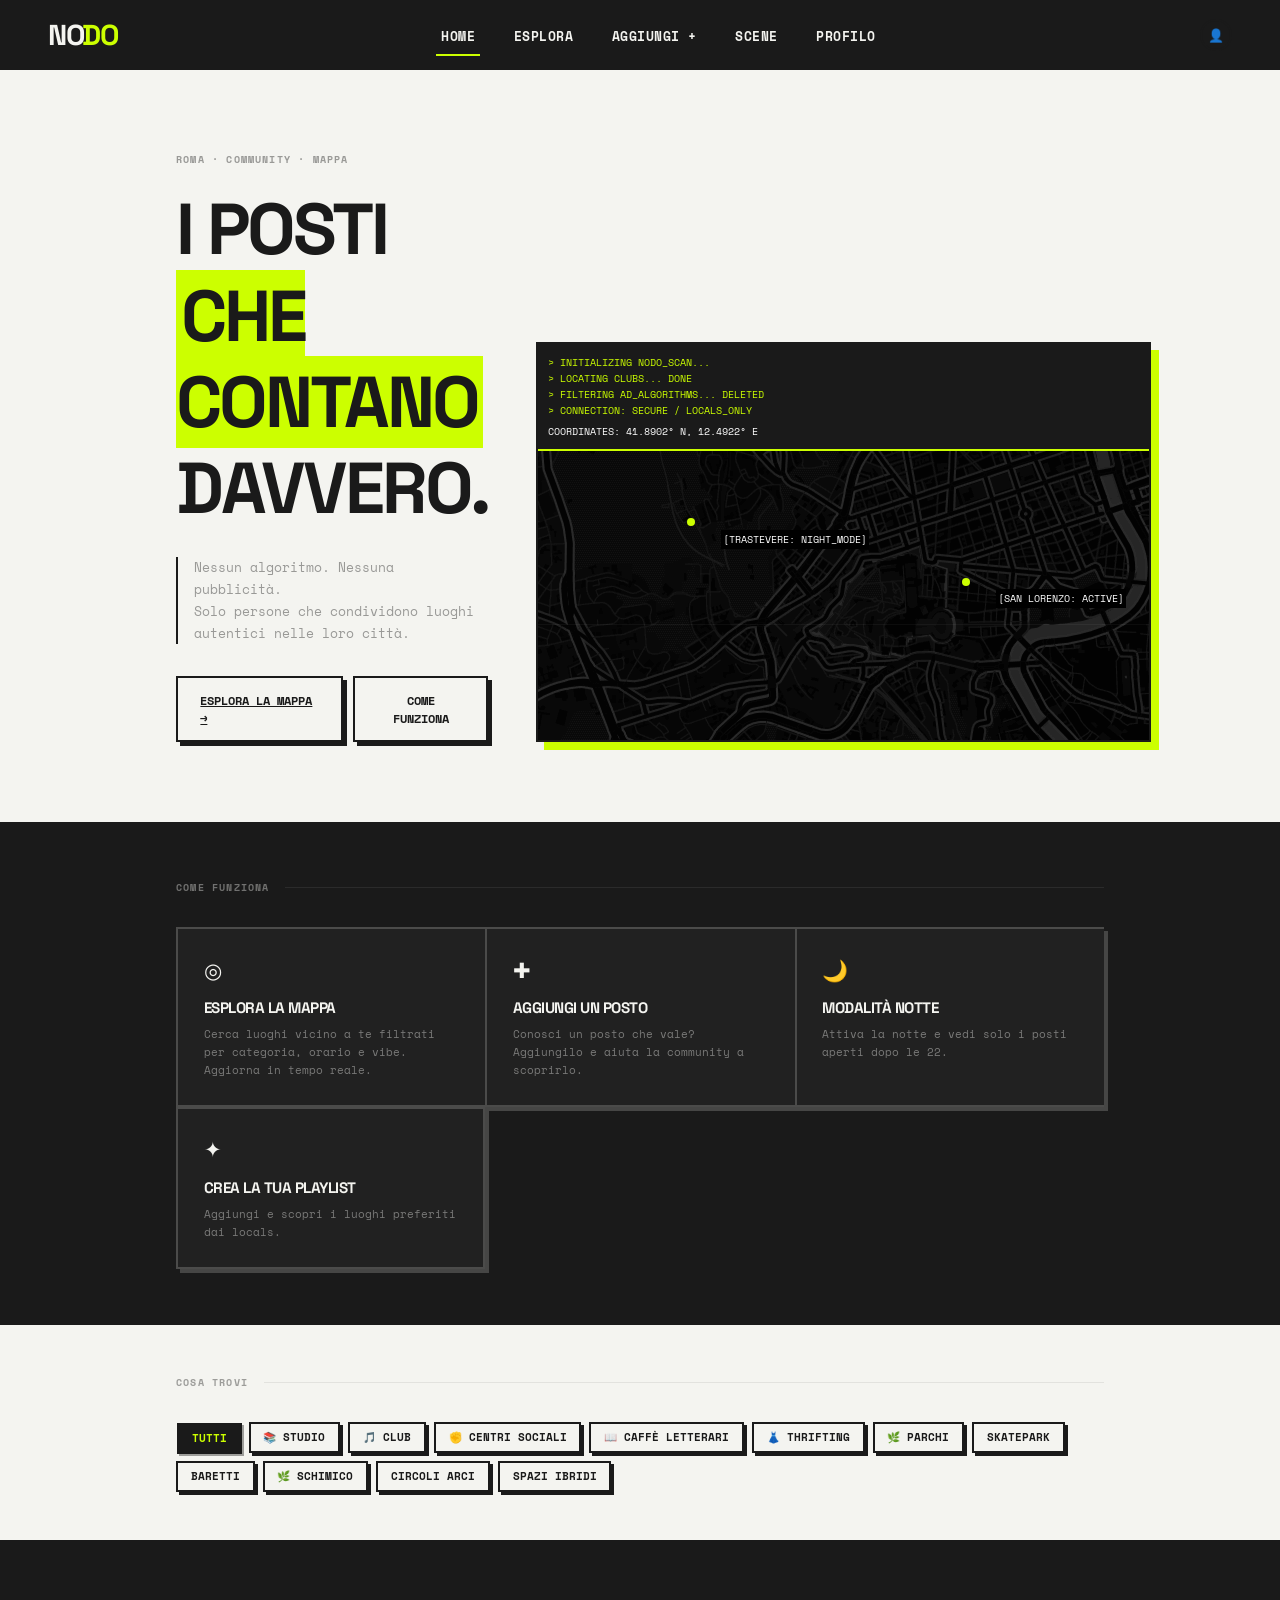
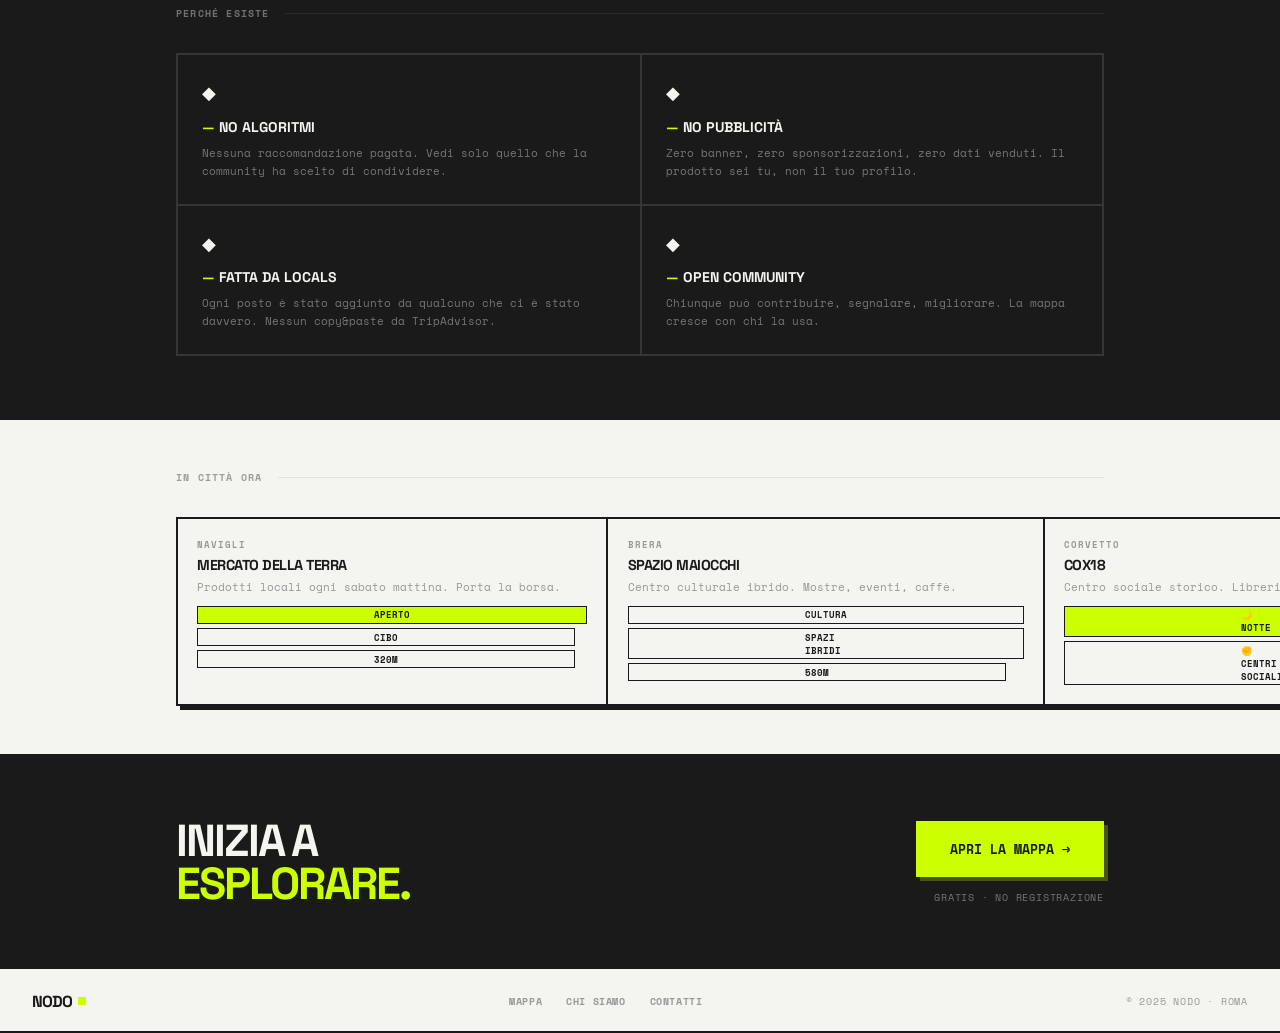
<file: final copia/html/index.html>
<!DOCTYPE html>
<html lang="it">
<head>
    <meta charset="UTF-8">
    <meta name="viewport" content="width=device-width, initial-scale=1.0">
    <title>The Pulse — ClubX</title>
    <link rel="preconnect" href="https://fonts.googleapis.com">
    <link rel="preconnect" href="https://fonts.gstatic.com" crossorigin>
    <link href="https://fonts.googleapis.com/css2?family=Space+Grotesk:wght@400;500;700&family=Space+Mono:ital,wght@0,400;0,700;1,400&display=swap" rel="stylesheet">
    <link rel="stylesheet" href="../css/navbar.css">
    <style>
        /* =========================================
           LANDING.CSS — The Pulse
           Stesso DNA di pulse.css ma tema chiaro
           Alternanza bianco / nero, verde come accento
        ========================================= */

        :root {
            --bg-color:     #F4F4F0;
            --text-color:   #1A1A1A;
            --accent-color: #CCFF00;
            --border-color: #1A1A1A;
            --bg-dark:      #1A1A1A;
            --text-dark:    #F4F4F0;
            --muted-light:  rgba(26,26,26,0.42);
            --muted-dark:   rgba(244,244,240,0.42);
            --card-bg-dark: #212121;

            --font-heading: 'Space Grotesk', sans-serif;
            --font-mono:    'Space Mono', monospace;

            --brutal-shadow:       4px 4px 0px #1A1A1A;
            --brutal-shadow-hover: 6px 6px 0px #1A1A1A;
            --brutal-shadow-inv:       4px 4px 0px rgba(244,244,240,0.2);
            --brutal-shadow-inv-hover: 6px 6px 0px rgba(244,244,240,0.25);
            --ease-bounce: cubic-bezier(0.34, 1.56, 0.64, 1);
            --ease-out:    cubic-bezier(0.16, 1, 0.3, 1);
        }

        *, *::before, *::after { margin: 0; padding: 0; box-sizing: border-box; }

        body {
            background: var(--bg-color);
            color: var(--text-color);
            font-family: var(--font-mono);
            overflow-x: hidden;
        }

        /* ── SEZIONI ── */
        .s-white {
            background: var(--bg-color);
            color: var(--text-color);
            border-bottom: 2px solid var(--border-color);
        }
        .s-black {
            background: var(--bg-dark);
            color: var(--text-dark);
            border-bottom: 2px solid var(--text-dark);
        }

        /* ── INTESTAZIONE SEZIONE ── */
        .sec-head {
            font-family: var(--font-mono);
            font-size: 0.62rem;
            font-weight: 700;
            text-transform: uppercase;
            letter-spacing: 0.12em;
            opacity: 0.4;
            display: flex;
            align-items: center;
            gap: 1rem;
            margin-bottom: 2rem;
        }
        .sec-head::after {
            content: '';
            flex: 1;
            height: 1px;
            background: currentColor;
            opacity: 0.2;
        }

        /* =========================================
           NAVBAR — bianca (sovrascrive navbar.css
           solo per la landing)
        ========================================= */
        .navbar {
            background: var(--bg-color) !important;
            border-bottom: 2px solid var(--border-color) !important;
        }

        .logo {
            font-family: var(--font-heading);
            font-size: 1.4rem;
            font-weight: 700;
            letter-spacing: -2px;
            text-transform: uppercase;
            color: var(--text-color);
            text-decoration: none;
        }

        .logo-dot {
            display: inline-block;
            width: 10px;
            height: 10px;
            background: var(--accent-color);
            margin-left: 3px;
            vertical-align: middle;
        }

        .nav-links a {
            color: var(--muted-light) !important;
        }
        .nav-links a:hover { color: var(--text-color) !important; }
        .nav-links a::after { background: var(--text-color) !important; }

        .btn-nav {
            font-family: var(--font-mono);
            font-weight: 700;
            font-size: 0.7rem;
            text-transform: uppercase;
            padding: 0.45rem 1.1rem;
            background: var(--text-color);
            color: var(--bg-color);
            border: 2px solid var(--border-color);
            box-shadow: var(--brutal-shadow);
            cursor: pointer;
            transition: transform 0.12s var(--ease-bounce), box-shadow 0.12s;
            text-decoration: none;
            display: inline-flex;
            align-items: center;
            gap: 0.4rem;
        }
        .btn-nav:hover {
            transform: translate(-2px, -2px);
            box-shadow: var(--brutal-shadow-hover);
        }
        .btn-nav .arr { color: var(--accent-color); }

        /* =========================================
           HERO
        ========================================= */
        .hero {
            padding: 5rem 11rem 5rem;
            display: grid;
            grid-template-columns: 1fr 615px;
            gap: 3rem;
            align-items: end;
        }

        .hero-eyebrow {
            font-family: var(--font-mono);
            font-size: 0.62rem;
            font-weight: 700;
            text-transform: uppercase;
            letter-spacing: 0.12em;
            color: var(--muted-light);
            margin-bottom: 1.2rem;
        }

        .hero-h1 {
            font-family: var(--font-heading);
            font-size: 4.5rem;
            font-weight: 700;
            text-transform: uppercase;
            letter-spacing: -3px;
            line-height: 1.2;
            color: var(--text-color);
            margin-bottom: 1.6rem;
        }

        .hero-h1 mark {
            background: var(--accent-color);
            color: var(--text-color);
            padding: 0 5px;
            display: inline;
            line-height: 1.1;
        }

        .hero-sub {
            font-family: var(--font-mono);
            font-size: 0.8rem;
            line-height: 1.7;
            color: var(--muted-light);
            max-width: 340px;
            margin-bottom: 2rem;
            border-left: 2px solid var(--border-color);
            padding-left: 1rem;
        }

        .hero-btns { display: flex; gap: 0; }

        .btn-primary {
            font-family: var(--font-mono);
            font-weight: 700;
            font-size: 0.76rem;
            text-transform: uppercase;
            padding: 0.8rem 1.4rem;
            background: var(--bg-color);
            color: var(--text-color);
            border: 2px solid var(--border-color);
            box-shadow: var(--brutal-shadow);
            cursor: pointer;
            transition: transform 0.12s var(--ease-bounce), box-shadow 0.12s;
            display: inline-flex;
            align-items: center;
            gap: 0.5rem;
        }
        .btn-primary:hover {
            transform: translate(-2px, -2px);
            box-shadow: var(--brutal-shadow-hover);
        }

        .btn-outline {
            font-family: var(--font-mono);
            font-weight: 700;
            font-size: 0.76rem;
            text-transform: uppercase;
            padding: 0.8rem 1.4rem;
            background: transparent;
            color: var(--text-color);
            border: 2px solid var(--border-color);
            box-shadow: var(--brutal-shadow);
            cursor: pointer;
            transition: transform 0.12s var(--ease-bounce), box-shadow 0.12s;
            margin-left:10px;
        }
        .btn-outline:hover {
            transform: translate(-2px, -2px);
            box-shadow: var(--brutal-shadow-hover);
        }

        /* Stats hero */
        .hero-stats { display: flex; flex-direction: column; }

        .stat-block {
            padding: 1.1rem 1.4rem;
            border: 2px solid var(--border-color);
            border-bottom: none;
            background: var(--bg-color);
        }
        .stat-block:last-child { border-bottom: 2px solid var(--border-color); }

        .stat-n {
            font-family: var(--font-heading);
            font-size: 2.6rem;
            font-weight: 700;
            letter-spacing: -2px;
            color: var(--text-color);
            line-height: 1;
        }
        .stat-n em {
            font-style: normal;
            color: var(--accent-color);
            background: var(--text-color);
            padding: 0 3px;
            font-size: 1.8rem;
        }
        .stat-l {
            font-family: var(--font-mono);
            font-size: 0.6rem;
            font-weight: 700;
            text-transform: uppercase;
            letter-spacing: 0.08em;
            color: var(--muted-light);
            margin-top: 0.3rem;
        }

        /* =========================================
           COME FUNZIONA — nera
        ========================================= */
        .how { padding: 3.5rem 11rem; }

        .steps {
            display: grid;
            grid-template-columns: repeat(3, 1fr);
            gap: 0;
        }

        .step {
            padding: 1.6rem;
            border: 2px solid rgba(244,244,240,0.2);
            border-right: none;
            background: var(--card-bg-dark);
            box-shadow: var(--brutal-shadow-inv);
            transition: transform 0.12s var(--ease-bounce), box-shadow 0.12s;
        }
        .step:last-child { border-right: 2px solid rgba(244,244,240,0.2); }
        .step:hover {
            transform: translate(-2px, -2px);
            box-shadow: var(--brutal-shadow-inv-hover);
        }

        .step-num {
            font-family: var(--font-mono);
            font-size: 0.6rem;
            font-weight: 700;
            letter-spacing: 0.1em;
            color: var(--accent-color);
            margin-bottom: 0.8rem;
        }
        .step-ico { font-size: 1.3rem; display: block; margin-bottom: 0.8rem; }
        .step-title {
            font-family: var(--font-heading);
            font-size: 0.95rem;
            font-weight: 700;
            text-transform: uppercase;
            letter-spacing: -0.5px;
            color: var(--text-dark);
            margin-bottom: 0.5rem;
        }
        .step-body {
            font-family: var(--font-mono);
            font-size: 0.7rem;
            color: var(--muted-dark);
            line-height: 1.6;
        }

        /* =========================================
           CATEGORIE — bianca
        ========================================= */
        .cats-section { padding: 3rem 11rem; }

        .cat-grid {
            display: flex;
            flex-wrap: wrap;
            gap: 0.5rem;
            margin-top: 1.5rem;
        }

        .cat-pill {
            font-family: var(--font-mono);
            font-size: 0.66rem;
            font-weight: 700;
            text-transform: uppercase;
            padding: 0.35rem 0.8rem;
            border: 2px solid var(--border-color);
            background: transparent;
            color: var(--text-color);
            box-shadow: 3px 3px 0 var(--border-color);
            cursor: pointer;
            transition: transform 0.12s var(--ease-bounce), box-shadow 0.12s, background 0.12s, color 0.12s;
            white-space: nowrap;
        }
        .cat-pill:hover {
            transform: translate(-1px, -1px);
            box-shadow: 4px 4px 0 var(--border-color);
        }
        .cat-pill.active {
            background: var(--text-color);
            color: var(--accent-color);
            border-color: var(--text-color);
            box-shadow: 2px 2px 0 rgba(26,26,26,0.4);
            transform: translate(1px, 1px);
        }

        /* =========================================
           MANIFESTO — nera
        ========================================= */
        .manifesto { padding: 4rem 11rem; }

        .manifesto-grid {
            display: grid;
            grid-template-columns: 1fr 1fr;
            gap: 0;
        }

        .mf-item {
            padding: 1.5rem;
            border: 2px solid rgba(244,244,240,0.12);
            border-bottom: none;
            border-right: none;
        }
        .mf-item:nth-child(2n)  { border-right: 2px solid rgba(244,244,240,0.12); }
        .mf-item:nth-child(3),
        .mf-item:nth-child(4)   { border-bottom: 2px solid rgba(244,244,240,0.12); }

        .mf-icon { font-size: 1.1rem; margin-bottom: 0.8rem; }
        .mf-title {
            font-family: var(--font-heading);
            font-size: 0.88rem;
            font-weight: 700;
            text-transform: uppercase;
            color: var(--text-dark);
            margin-bottom: 0.5rem;
        }
        .mf-title::before { content: '— '; color: var(--accent-color); }
        .mf-body {
            font-family: var(--font-mono);
            font-size: 0.7rem;
            color: var(--muted-dark);
            line-height: 1.6;
        }

        /* =========================================
           CARD PREVIEW — bianca
        ========================================= */
        .preview { padding: 3rem 11rem; }

        .card-row {
            display: grid;
            grid-template-columns: repeat(3, 1fr);
            gap: 0;
        }

        .pcard {
            border: 2px solid var(--border-color);
            border-right: none;
            padding: 1.2rem;
            background: var(--bg-color);
            box-shadow: var(--brutal-shadow);
            cursor: pointer;
            transition: transform 0.12s var(--ease-bounce), box-shadow 0.12s;
        }
        .pcard:last-child { border-right: 2px solid var(--border-color); }
        .pcard:hover {
            transform: translate(-2px, -2px);
            box-shadow: var(--brutal-shadow-hover);
        }

        .pc-nbhd {
            font-family: var(--font-mono);
            font-size: 0.58rem;
            font-weight: 700;
            text-transform: uppercase;
            letter-spacing: 1px;
            color: var(--muted-light);
            margin-bottom: 0.3rem;
        }
        .pc-name {
            font-family: var(--font-heading);
            font-size: 0.9rem;
            font-weight: 700;
            text-transform: uppercase;
            letter-spacing: -0.5px;
            color: var(--text-color);
            margin-bottom: 0.3rem;
        }
        .pc-desc {
            font-size: 0.7rem;
            color: var(--muted-light);
            line-height: 1.4;
        }
        .pc-tags {
            display: flex;
            flex-wrap: wrap;
            gap: 4px;
            margin-top: 0.7rem;
        }
        .pc-tag {
            font-family: var(--font-mono);
            font-size: 0.56rem;
            font-weight: 700;
            text-transform: uppercase;
            border: 1.5px solid var(--border-color);
            padding: 0.1rem 11rem;
            color: var(--text-color);
        }
        .pc-tag.accent {
            background: var(--accent-color);
            color: var(--text-color);
            border-color: var(--border-color);
        }

        /* =========================================
           CTA FINALE — nera
        ========================================= */
        .cta-section {
            padding: 4rem 11rem;
            display: flex;
            align-items: center;
            justify-content: space-between;
            gap: 2rem;
        }

        .cta-h {
            font-family: var(--font-heading);
            font-size: 2.8rem;
            font-weight: 700;
            text-transform: uppercase;
            letter-spacing: -2px;
            color: var(--text-dark);
            line-height: 0.95;
        }
        .cta-h span { color: var(--accent-color); }

        .cta-right {
            display: flex;
            flex-direction: column;
            align-items: flex-end;
            gap: 0.8rem;
        }

        .btn-cta {
            font-family: var(--font-mono);
            font-weight: 700;
            font-size: 0.82rem;
            text-transform: uppercase;
            padding: 1rem 2rem;
            background: var(--accent-color);
            color: var(--text-color);
            border: 2px solid var(--accent-color);
            box-shadow: 4px 4px 0 rgba(204,255,0,0.25);
            cursor: pointer;
            white-space: nowrap;
            transition: transform 0.12s var(--ease-bounce), box-shadow 0.12s;
            text-decoration: none;
            display: inline-block;
        }
        .btn-cta:hover {
            transform: translate(-2px, -2px);
            box-shadow: 6px 6px 0 rgba(204,255,0,0.3);
        }

        .cta-note {
            font-family: var(--font-mono);
            font-size: 0.62rem;
            color: var(--muted-dark);
            text-transform: uppercase;
            letter-spacing: 0.08em;
        }

        /* =========================================
           FOOTER — bianca
        ========================================= */
        .footer {
            padding: 1.2rem 2rem;
            display: flex;
            justify-content: space-between;
            align-items: center;
        }

        .footer-logo {
            font-family: var(--font-heading);
            font-size: 1rem;
            font-weight: 700;
            letter-spacing: -1px;
            text-transform: uppercase;
            color: var(--text-color);
            display: flex;
            align-items: center;
            gap: 6px;
        }
        .footer-dot {
            width: 8px;
            height: 8px;
            background: var(--accent-color);
            display: inline-block;
        }
        .footer-note {
            font-family: var(--font-mono);
            font-size: 0.62rem;
            color: var(--muted-light);
            text-transform: uppercase;
            letter-spacing: 0.08em;
        }
        .footer-links {
            display: flex;
            gap: 1.5rem;
        }
        .footer-link {
            font-family: var(--font-mono);
            font-size: 0.62rem;
            font-weight: 700;
            text-transform: uppercase;
            color: var(--muted-light);
            text-decoration: none;
            letter-spacing: 0.06em;
            transition: color 0.15s;
        }
        .footer-link:hover { color: var(--text-color); }

        /* =========================================
           RESPONSIVE
        ========================================= */
        @media (max-width: 860px) {
            .hero {
                grid-template-columns: 1fr;
                padding: 3rem 1.2rem 2.5rem;
                gap: 2rem;
            }
            .hero-h1 { font-size: 3rem; letter-spacing: -2px; }
            .hero-stats { flex-direction: row; }
            .stat-block { flex: 1; border-bottom: 2px solid var(--border-color); border-right: none; }
            .stat-block:last-child { border-right: 2px solid var(--border-color); }

            .steps { grid-template-columns: 1fr; }
            .step { border-right: 2px solid rgba(244,244,240,0.2) !important; border-bottom: none; }
            .step:last-child { border-bottom: 2px solid rgba(244,244,240,0.2); }

            .manifesto-grid { grid-template-columns: 1fr; }
            .mf-item { border-right: 2px solid rgba(244,244,240,0.12) !important; }
            .mf-item:nth-child(3) { border-bottom: none; }
            .mf-item:last-child { border-bottom: 2px solid rgba(244,244,240,0.12); }

            .card-row { grid-template-columns: 1fr; }
            .pcard { border-right: 2px solid var(--border-color) !important; border-bottom: none; }
            .pcard:last-child { border-bottom: 2px solid var(--border-color); }

            .cta-section { flex-direction: column; align-items: flex-start; gap: 1.5rem; }
            .cta-right { align-items: flex-start; }
            .cta-h { font-size: 2rem; }

            .how, .cats-section, .manifesto, .preview { padding: 2.5rem 1.2rem; }
            .cta-section { padding: 2.5rem 1.2rem; }
            .footer { flex-direction: column; gap: 1rem; align-items: flex-start; padding: 1.2rem; }
        }

        @media (max-width: 480px) {
            .hero-h1 { font-size: 2.4rem; }
            .hero-btns { flex-direction: column; }
            .btn-outline { border-left: 2px solid var(--border-color); border-top: none; }
            .hero-stats { flex-direction: column; }
            .stat-block { border-right: 2px solid var(--border-color) !important; }
        }
        /* Container del Radar */
.terminal-data {
    margin-bottom: auto;
    background: rgb(26, 26, 26);
    border-bottom: 2px solid var(--accent-color);
    padding: 10px;
    font-family: var(--font-mono);
    font-size: 0.65rem;
    color: var(--accent-color);
    z-index: 2;
}
.radar-box {
    border: 2px solid var(--border-color);
    background-image:url(../icons/mappa.png);
    height: 400px;
    position: relative;
    overflow: hidden;
    box-shadow: 8px 8px 0px var(--accent-color);
    display: flex;
    flex-direction: column;
}

/* Griglia di sfondo tipo mappa militare */
.radar-grid {
    position: absolute;
    inset: 0;
    background-size: 40px 40px;
    opacity: 0.5;
}

/* Linea di scansione che scende */
.scan-line {
    position: absolute;
    width: 100%;
    height: 4px;
    background: var(--accent-color);
    box-shadow: 0 0 15px var(--accent-color);
    top: -4px;
    animation: scanMove 4s linear infinite;
}

/* Punti che appaiono sulla mappa */
.map-ping {
    position: absolute;
    width: 8px;
    height: 8px;
    background: var(--accent-color);
    border-radius: 50%;
    transform: translate(-50%, -50%);
    animation: pulsePing 2s ease-out infinite;
}

/* Terminale testo in basso */


@keyframes scanMove {
    0% { top: 0%; }
    100% { top: 100%; }
}

@keyframes pulsePing {
    0% { transform: scale(1); opacity: 1; }
    100% { transform: scale(4); opacity: 0; }
}
    </style>
</head>
<body>

    <!-- ══ 1. HERO — bianca ══ -->
    <section class="s-white hero">
        <div class="hero-left">
            <div class="hero-eyebrow">Roma · Community · Mappa</div>
            <h1 class="hero-h1">
                I posti<br>
                <mark>che contano</mark><br>
                davvero.
            </h1>
            <p class="hero-sub">
                Nessun algoritmo. Nessuna pubblicità.<br>
                Solo persone che condividono luoghi autentici nelle loro città.
            </p>
            <div class="hero-btns">
                <a href="pulse.html" class="btn-primary">Esplora la mappa →</a>
                <button class="btn-outline" onclick="document.querySelector('.how').scrollIntoView({behavior:'smooth'})">Come funziona</button>
            </div>
        </div>
        <div class="radar-box">
            <div class="terminal-data">
                <div>> INITIALIZING NODO_SCAN...</div>
                <div>> LOCATING CLUBS... DONE</div>
                <div>> FILTERING AD_ALGORITHMS... DELETED</div>
                <div>> CONNECTION: SECURE / LOCALS_ONLY</div>
                <div style="margin-top: 5px; color: white;">COORDINATES: 41.8902° N, 12.4922° E</div>
            </div>
            <div class="radar-grid"></div>
            <div class="scan-line"></div>
            
            <div class="map-ping" style="top: 60%; left: 70%;"></div>
            <div class="map-ping" style="top: 45%; left: 25%;"></div>

            <div style="position: absolute; top: 47%; left: 30%; color: white; font-family: var(--font-mono); font-size: 10px; text-transform: uppercase; background: black; padding: 2px;">
                [TRASTEVERE: NIGHT_MODE]
            </div>
            <div style="position: absolute; top: 62%; left: 75%; color: white; font-family: var(--font-mono); font-size: 10px; text-transform: uppercase; background: black; padding: 2px;">
                [SAN LORENZO: ACTIVE]
            </div>

            
        </div>
    </section>

    <!-- ══ 2. COME FUNZIONA — nera ══ -->
    <section class="s-black how">
        <div class="sec-head">Come funziona</div>
        <div class="steps">
            <div class="step">
                <span class="step-ico">◎</span>
                <div class="step-title">Esplora la mappa</div>
                <div class="step-body">Cerca luoghi vicino a te filtrati per categoria, orario e vibe. Aggiorna in tempo reale.</div>
            </div>
            <div class="step">
                <span class="step-ico">✚</span>
                <div class="step-title">Aggiungi un posto</div>
                <div class="step-body">Conosci un posto che vale? Aggiungilo e aiuta la community a scoprirlo.</div>
            </div>
            <div class="step">
                <span class="step-ico">🌙</span>
                <div class="step-title">Modalità notte</div>
                <div class="step-body">Attiva la notte e vedi solo i posti aperti dopo le 22.</div>
            </div>
            <div class="step">
                <span class="step-ico">✦ </span>
                <div class="step-title">Crea la tua Playlist</div>
                <div class="step-body">Aggiungi  e scopri i luoghi preferiti dai locals.</div>

            </div>
        </div>
    </section>

    <!-- ══ 3. CATEGORIE — bianca ══ -->
    <section class="s-white cats-section">
        <div class="sec-head">Cosa trovi</div>
        <div class="cat-grid">
            <button class="cat-pill active">Tutti</button>
            <button class="cat-pill">📚 Studio</button>
            <button class="cat-pill">🎵 Club</button>
            <button class="cat-pill">✊ Centri sociali</button>
            <button class="cat-pill">📖 Caffè letterari</button>
            <button class="cat-pill">👗 Thrifting</button>
            <button class="cat-pill">🌿 Parchi</button>
            <button class="cat-pill">Skatepark</button>
            <button class="cat-pill">Baretti</button>
            <button class="cat-pill">🌿 Schimico</button>
            <button class="cat-pill">Circoli Arci</button>
            <button class="cat-pill">Spazi ibridi</button>
        </div>
    </section>

    <!-- ══ 4. MANIFESTO — nera ══ -->
    <section class="s-black manifesto">
        <div class="sec-head">Perché esiste</div>
        <div class="manifesto-grid">
            <div class="mf-item">
                <div class="mf-icon">◆</div>
                <div class="mf-title">No algoritmi</div>
                <div class="mf-body">Nessuna raccomandazione pagata. Vedi solo quello che la community ha scelto di condividere.</div>
            </div>
            <div class="mf-item">
                <div class="mf-icon">◆</div>
                <div class="mf-title">No pubblicità</div>
                <div class="mf-body">Zero banner, zero sponsorizzazioni, zero dati venduti. Il prodotto sei tu, non il tuo profilo.</div>
            </div>
            <div class="mf-item">
                <div class="mf-icon">◆</div>
                <div class="mf-title">Fatta da locals</div>
                <div class="mf-body">Ogni posto è stato aggiunto da qualcuno che ci è stato davvero. Nessun copy&paste da TripAdvisor.</div>
            </div>
            <div class="mf-item">
                <div class="mf-icon">◆</div>
                <div class="mf-title">Open community</div>
                <div class="mf-body">Chiunque può contribuire, segnalare, migliorare. La mappa cresce con chi la usa.</div>
            </div>
        </div>
    </section>

    <!-- ══ 5. CARD PREVIEW — bianca ══ -->
    <section class="s-white preview">
        <div class="sec-head">In città ora</div>
        <div class="card-row">
            <div class="pcard" onclick="window.location.href='/pulse'">
                <div class="pc-nbhd">Navigli</div>
                <div class="pc-name">Mercato della Terra</div>
                <div class="pc-desc">Prodotti locali ogni sabato mattina. Porta la borsa.</div>
                <div class="pc-tags">
                    <span class="pc-tag accent">Aperto</span>
                    <span class="pc-tag">Cibo</span>
                    <span class="pc-tag">320m</span>
                </div>
            </div>
            <div class="pcard" onclick="window.location.href='/pulse'">
                <div class="pc-nbhd">Brera</div>
                <div class="pc-name">Spazio Maiocchi</div>
                <div class="pc-desc">Centro culturale ibrido. Mostre, eventi, caffè.</div>
                <div class="pc-tags">
                    <span class="pc-tag">Cultura</span>
                    <span class="pc-tag">Spazi ibridi</span>
                    <span class="pc-tag">580m</span>
                </div>
            </div>
            <div class="pcard" onclick="window.location.href='/pulse'">
                <div class="pc-nbhd">Corvetto</div>
                <div class="pc-name">Cox18</div>
                <div class="pc-desc">Centro sociale storico. Libreria, concerti, schimico.</div>
                <div class="pc-tags">
                    <span class="pc-tag accent">🌙 Notte</span>
                    <span class="pc-tag">✊ Centri Sociali</span>
                </div>
            </div>
        </div>
    </section>

    <!-- ══ 6. CTA FINALE — nera ══ -->
    <section class="s-black cta-section">
        <div class="cta-h">
            Inizia a<br>
            <span>esplorare.</span>
        </div>
        <div class="cta-right">
            <a href="pulse.html" class="btn-cta">Apri la mappa →</a>
            <span class="cta-note">Gratis · No registrazione</span>
        </div>
    </section>

    <!-- ══ 7. FOOTER — bianca ══ -->
    <footer class="s-white footer">
        <div class="footer-logo">
            NODO <span class="footer-dot"></span>
        </div>
        <div class="footer-links">
            <a href="/pulse" class="footer-link">Mappa</a>
            <a href="/about" class="footer-link">Chi siamo</a>
            <a href="/aggiungi" class="footer-link">Contatti</a>
        </div>
        <div class="footer-note">© 2025 Nodo · Roma</div>
    </footer>

    <script src="../js/supabase.js"></script>
    <script src="../js/navbar.js"></script>

</body>
</html>
</file>
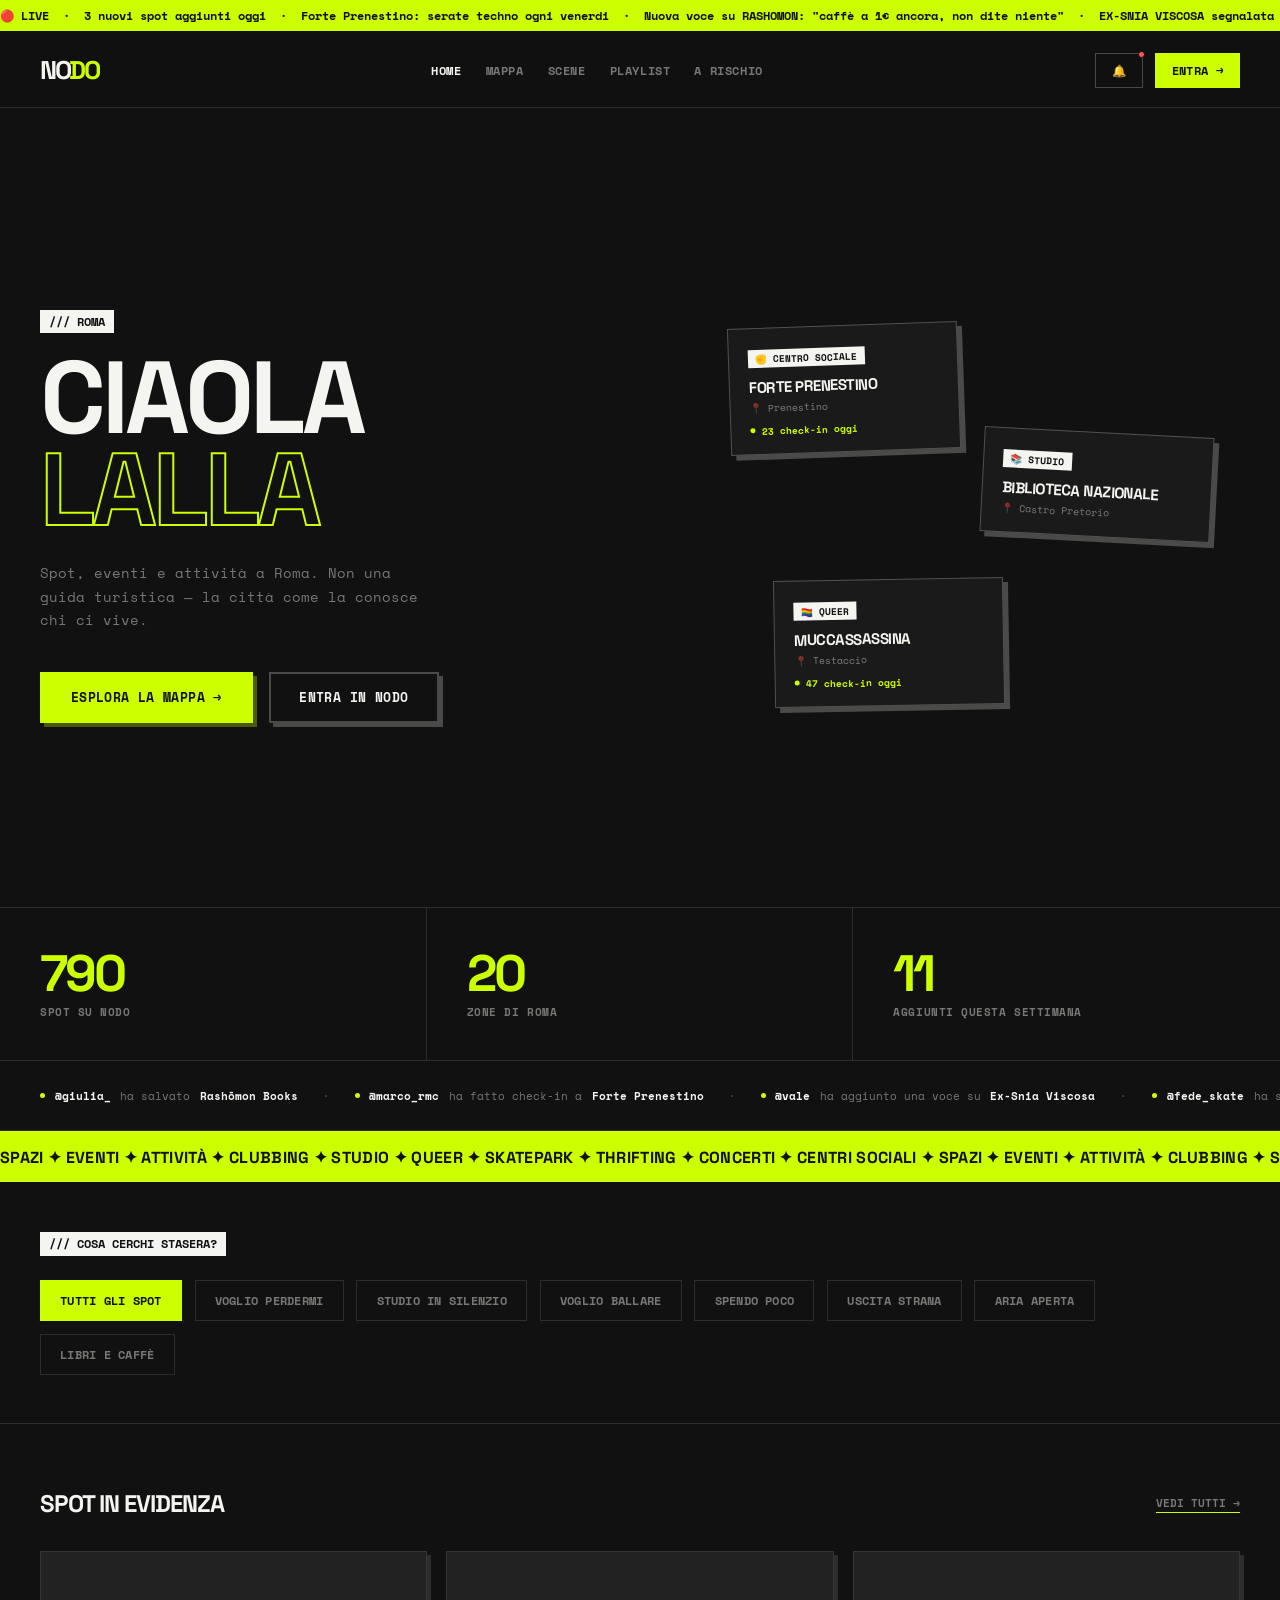
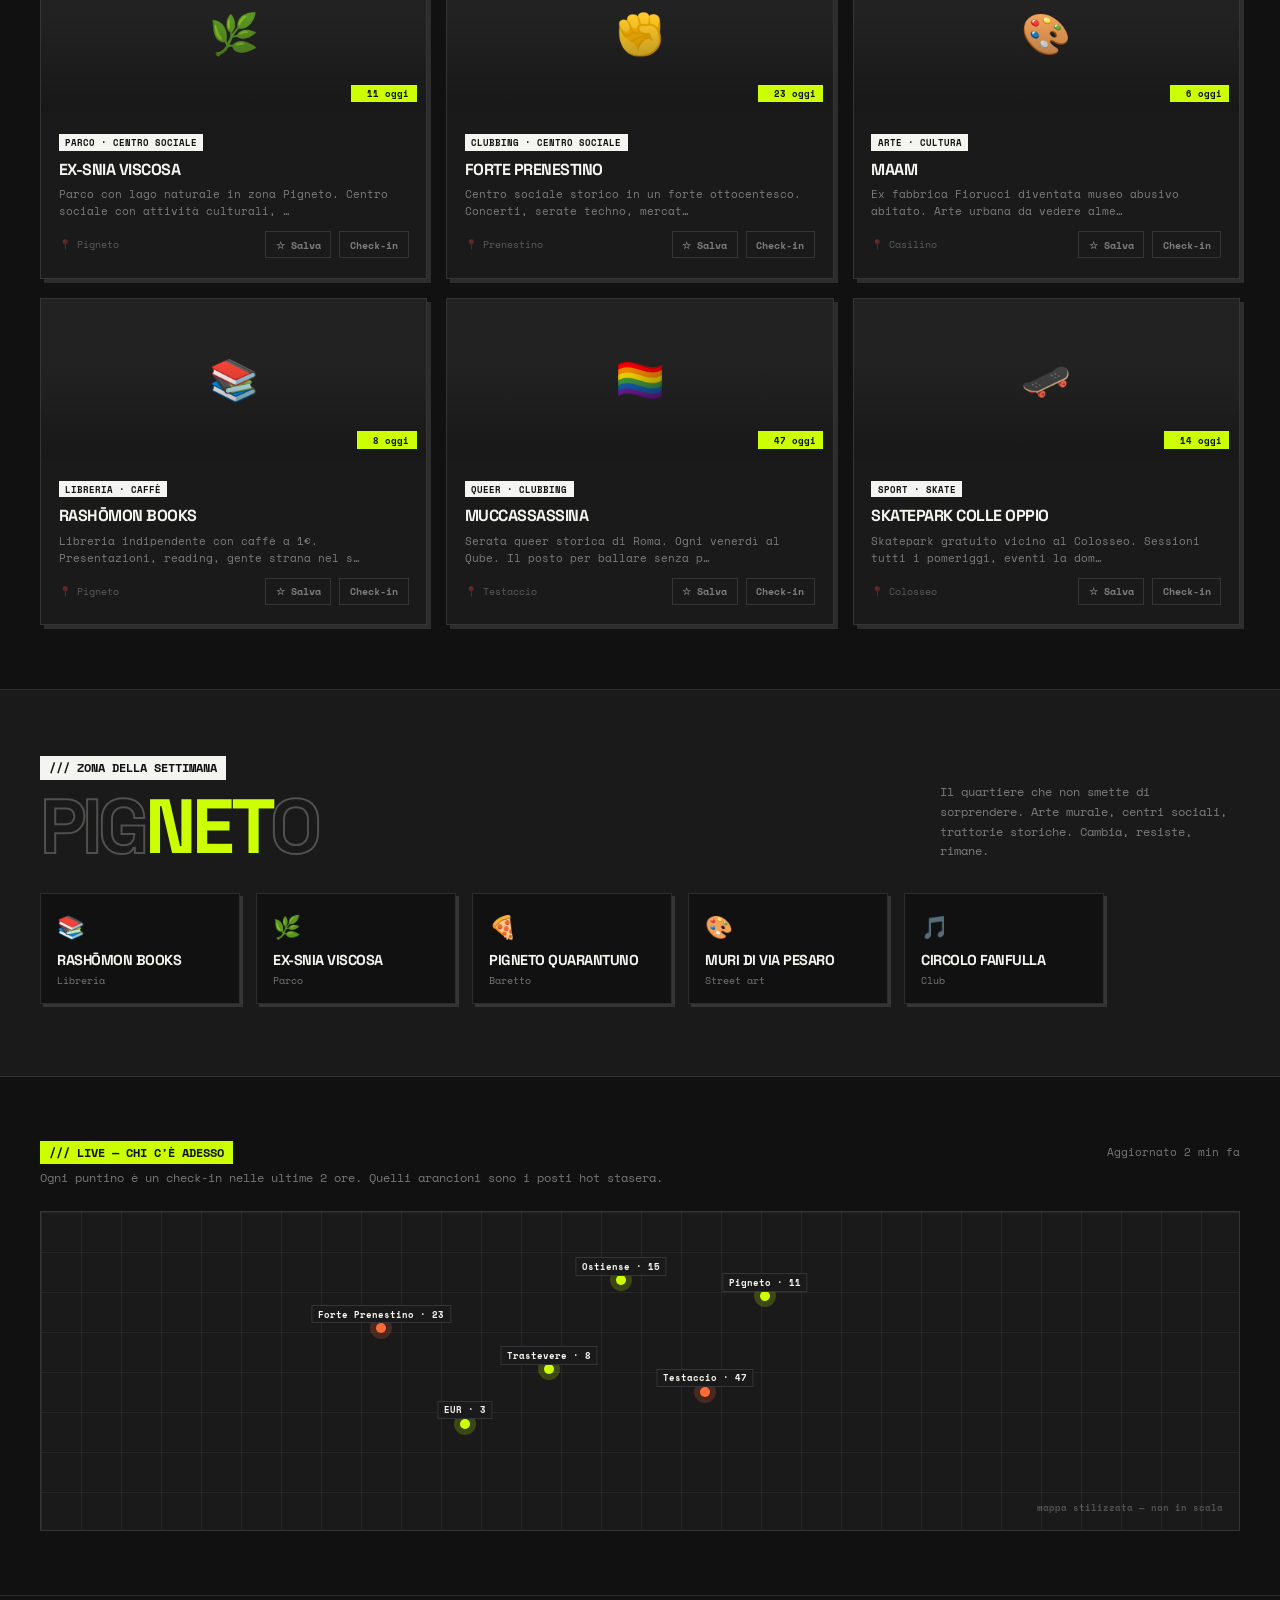
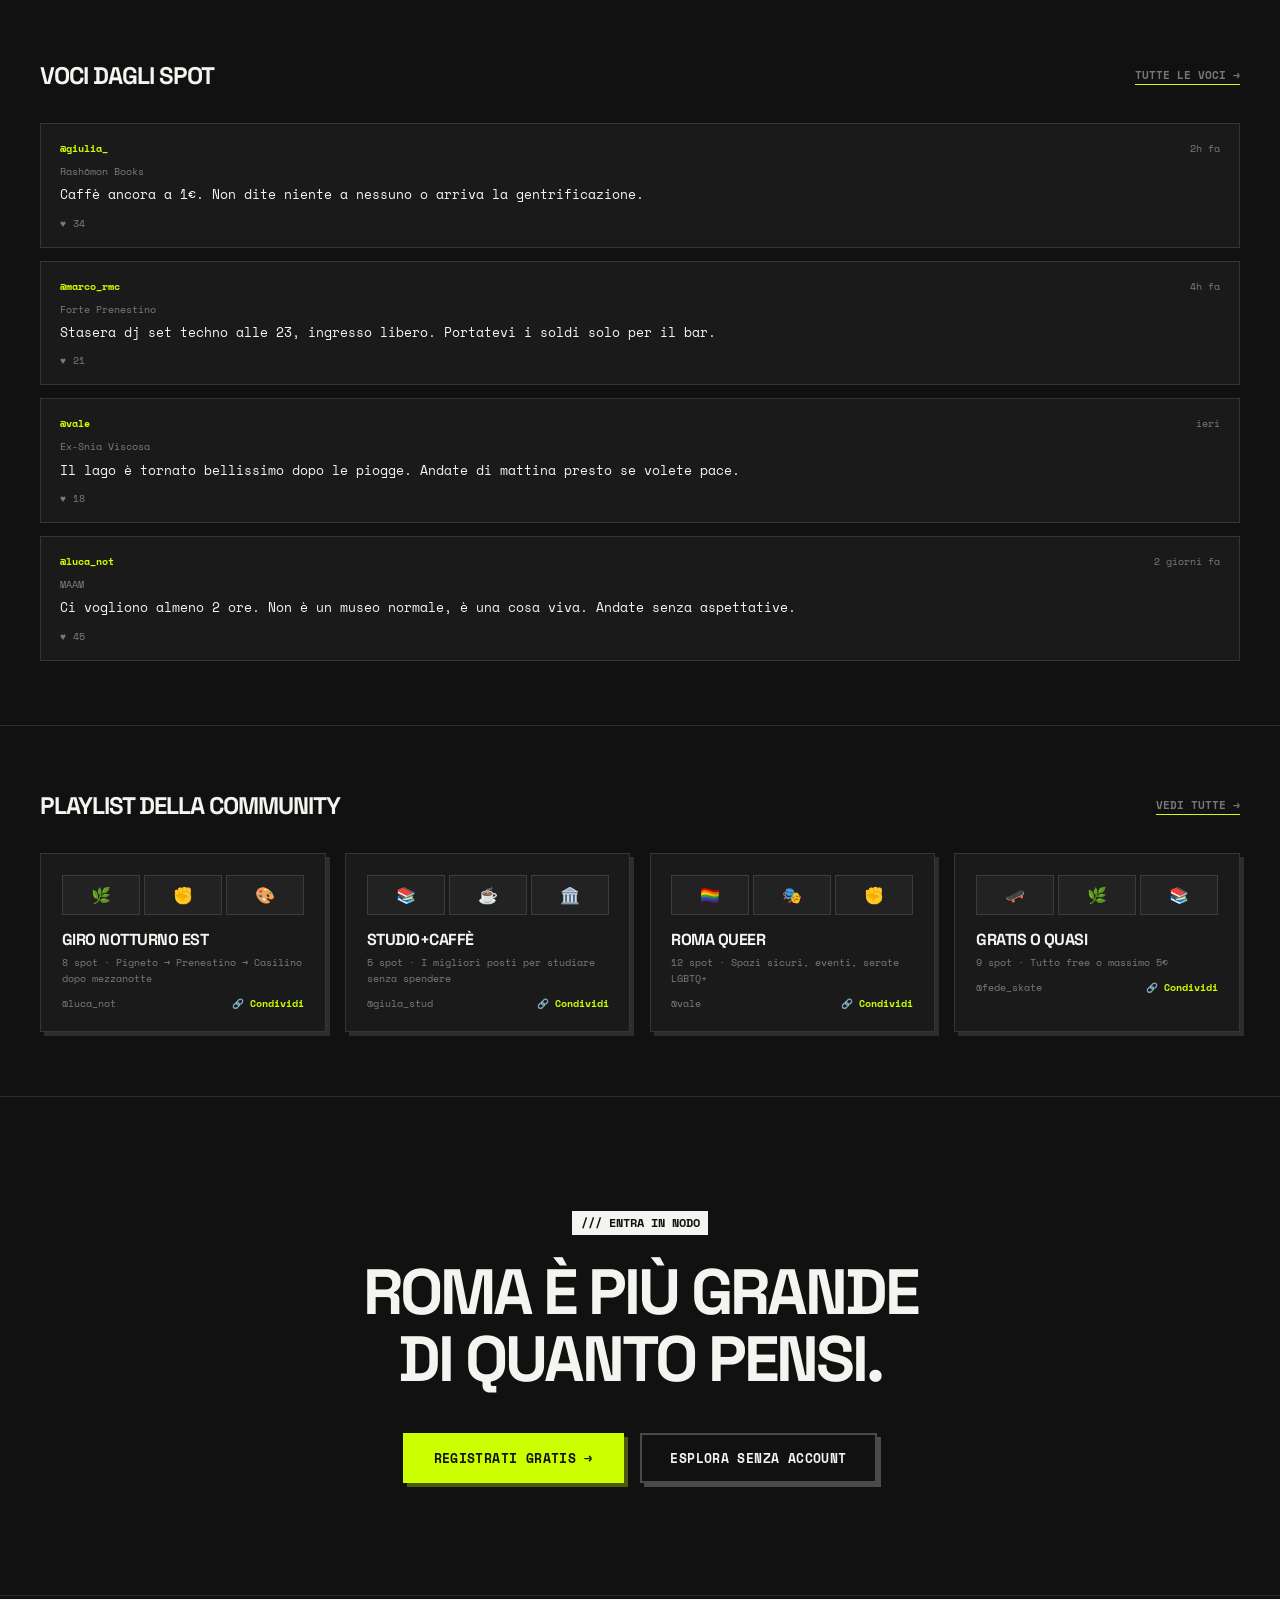
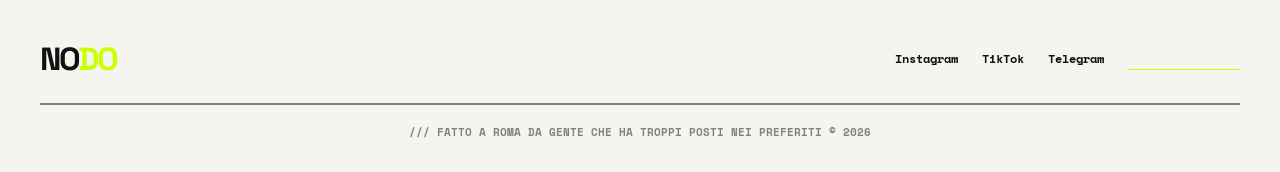
<file: final copia/html/nodo-prototype.html>
<!DOCTYPE html>
<html lang="it">
<head>
<meta charset="UTF-8">
<meta name="viewport" content="width=device-width, initial-scale=1.0">
<title>NODO — Cultura Senza Filtri</title>
<link rel="preconnect" href="https://fonts.googleapis.com">
<link rel="preconnect" href="https://fonts.gstatic.com" crossorigin>
<link href="https://fonts.googleapis.com/css2?family=Space+Grotesk:wght@400;500;700&family=Space+Mono:ital,wght@0,400;0,700;1,400&display=swap" rel="stylesheet">
<style>
:root {
    --bg: #111111;
    --surface: #1a1a1a;
    --surface2: #222222;
    --border: rgba(244,244,240,0.12);
    --border-strong: rgba(244,244,240,0.25);
    --text: #F4F4F0;
    --muted: rgba(244,244,240,0.45);
    --accent: #CCFF00;
    --accent-dim: rgba(204,255,0,0.15);
    --red: #FF5555;
    --font-head: 'Space Grotesk', sans-serif;
    --font-mono: 'Space Mono', monospace;
}
*{margin:0;padding:0;box-sizing:border-box}
html{scroll-behavior:smooth}
body{background:var(--bg);color:var(--text);font-family:var(--font-mono);overflow-x:hidden;min-height:100vh}

/* ── TICKER ── */
.ticker{background:var(--accent);color:#111;font-family:var(--font-mono);font-size:0.72rem;font-weight:700;padding:0.45rem 0;overflow:hidden;white-space:nowrap;border-bottom:2px solid #111}
.ticker__track{display:inline-block;animation:tick 30s linear infinite}
@keyframes tick{0%{transform:translateX(0)}100%{transform:translateX(-50%)}}

/* ── NAVBAR ── */
.nav{display:flex;justify-content:space-between;align-items:center;padding:1.2rem 2.5rem;border-bottom:1.5px solid var(--border);position:sticky;top:0;background:rgba(17,17,17,0.96);backdrop-filter:blur(8px);z-index:100}
.nav__logo{font-family:var(--font-head);font-size:1.6rem;font-weight:700;letter-spacing:-2px;text-transform:uppercase;cursor:pointer}
.nav__logo span{color:var(--accent)}
.nav__links{display:flex;gap:1.5rem;align-items:center}
.nav__link{font-size:0.75rem;font-weight:700;text-transform:uppercase;color:var(--muted);text-decoration:none;letter-spacing:0.05em;transition:color 0.15s;cursor:pointer}
.nav__link:hover,.nav__link.active{color:var(--text)}
.nav__actions{display:flex;gap:0.7rem;align-items:center}
.nav__btn{font-family:var(--font-mono);font-size:0.72rem;font-weight:700;text-transform:uppercase;padding:0.5rem 1rem;border:1.5px solid var(--border-strong);background:transparent;color:var(--text);cursor:pointer;transition:all 0.15s;letter-spacing:0.03em}
.nav__btn:hover{background:var(--surface2);border-color:var(--text)}
.nav__btn--accent{background:var(--accent);color:#111;border-color:var(--accent)}
.nav__btn--accent:hover{background:#fff;border-color:#111}
.nav__notif{position:relative}
.notif-dot{position:absolute;top:-3px;right:-3px;width:7px;height:7px;border-radius:50%;background:var(--red);border:1.5px solid var(--bg)}

/* ── PAGES ── */
.page{display:none;min-height:calc(100vh - 120px)}
.page.active{display:block}

/* ── HERO (landing) ── */
.hero{min-height:calc(100vh - 100px);display:grid;grid-template-columns:1fr 1fr;align-items:center;gap:4rem;padding:5rem 2.5rem 4rem;border-bottom:1.5px solid var(--border);position:relative}
.hero__eyebrow{font-size:0.72rem;font-weight:700;background:var(--text);color:var(--bg);padding:0.2rem 0.55rem;display:inline-block;margin-bottom:1.2rem}
.hero__h1{font-family:var(--font-head);font-size:clamp(4rem,8vw,7rem);font-weight:700;text-transform:uppercase;letter-spacing:-4px;line-height:0.9;margin-bottom:1.5rem}
.hero__h1 span{-webkit-text-stroke:2px var(--accent);color:transparent;display:block}
.hero__sub{font-size:0.88rem;line-height:1.7;color:var(--muted);margin-bottom:2.5rem;max-width:400px}
.hero__cta{display:flex;gap:1rem;flex-wrap:wrap}
.btn{font-family:var(--font-mono);font-size:0.8rem;font-weight:700;text-transform:uppercase;padding:0.85rem 1.8rem;border:2px solid var(--border-strong);display:inline-block;cursor:pointer;transition:transform 0.12s,box-shadow 0.12s,background 0.12s;letter-spacing:0.03em;text-decoration:none;box-shadow:4px 4px 0 var(--border-strong)}
.btn--primary{background:var(--accent);color:#111;border-color:var(--accent);box-shadow:4px 4px 0 rgba(204,255,0,0.3)}
.btn--primary:hover{transform:translate(-2px,-2px);box-shadow:6px 6px 0 rgba(204,255,0,0.3)}
.btn--ghost{background:transparent;color:var(--text)}
.btn--ghost:hover{transform:translate(-2px,-2px);box-shadow:6px 6px 0 var(--border)}
.btn--sm{font-size:0.7rem;padding:0.55rem 1rem;box-shadow:3px 3px 0 var(--border)}

/* ── STATS ── */
.stats-bar{display:grid;grid-template-columns:repeat(3,1fr);border-bottom:1.5px solid var(--border)}
.stat{padding:2.5rem 2.5rem;border-right:1.5px solid var(--border)}
.stat:last-child{border-right:none}
.stat__n{font-family:var(--font-head);font-size:3.2rem;font-weight:700;color:var(--accent);letter-spacing:-3px;line-height:1}
.stat__l{font-size:0.68rem;font-weight:700;text-transform:uppercase;color:var(--muted);margin-top:0.3rem;letter-spacing:0.05em}

/* ── LIVE ACTIVITY FEED ── */
.activity-bar{padding:1.5rem 2.5rem;border-bottom:1.5px solid var(--border);display:flex;gap:1.5rem;overflow-x:auto;scrollbar-width:none;align-items:center}
.activity-bar::-webkit-scrollbar{display:none}
.activity-item{flex:0 0 auto;display:flex;align-items:center;gap:0.6rem;font-size:0.7rem;color:var(--muted);white-space:nowrap}
.activity-dot{width:5px;height:5px;border-radius:50%;background:var(--accent);flex-shrink:0;animation:pulse 2s infinite}
@keyframes pulse{0%,100%{opacity:1}50%{opacity:0.3}}
.activity-item strong{color:var(--text);font-weight:700}
.activity-sep{color:var(--border-strong);font-size:0.9rem}

/* ── MARQUEE ── */
.marquee{border-top:1.5px solid var(--border);border-bottom:1.5px solid var(--border);padding:0.8rem 0;overflow:hidden;background:var(--accent);white-space:nowrap}
.marquee__track{display:inline-block;font-family:var(--font-head);font-size:1rem;font-weight:700;color:#111;animation:marquee 22s linear infinite;letter-spacing:0.02em}
@keyframes marquee{0%{transform:translateX(0)}100%{transform:translateX(-50%)}}

/* ── PREVIEW CARDS ── */
.hero__preview{position:relative;height:380px}
.pcard{position:absolute;background:var(--surface);border:1.5px solid var(--border-strong);padding:1rem 1.2rem;width:230px;box-shadow:5px 5px 0 var(--border-strong);transition:transform 0.3s}
.pcard:hover{transform:translate(-3px,-3px) !important}
.pcard--1{top:0;left:10%;transform:rotate(-2deg);z-index:3}
.pcard--2{top:28%;right:5%;transform:rotate(3deg);z-index:2}
.pcard--3{bottom:0;left:18%;transform:rotate(-1deg);z-index:4}
.pcard__tag{font-size:0.6rem;font-weight:700;text-transform:uppercase;background:var(--text);color:var(--bg);padding:0.12rem 0.45rem;display:inline-block;margin-bottom:0.6rem}
.pcard__name{font-family:var(--font-head);font-size:0.95rem;font-weight:700;text-transform:uppercase;letter-spacing:-0.5px;margin-bottom:0.25rem}
.pcard__zone{font-size:0.62rem;color:var(--muted)}
.pcard__live{display:flex;align-items:center;gap:0.4rem;margin-top:0.5rem;font-size:0.6rem;font-weight:700;color:var(--accent)}
.live-dot{width:5px;height:5px;border-radius:50%;background:var(--accent);animation:pulse 1.2s infinite}

/* ── LABEL TAG ── */
.label{font-size:0.72rem;font-weight:700;background:var(--text);color:var(--bg);padding:0.2rem 0.55rem;display:inline-block;font-family:var(--font-mono)}
.label--accent{background:var(--accent);color:#111}

/* ── SECTIONS ── */
.section{padding:4rem 2.5rem;border-bottom:1.5px solid var(--border)}
.section__head{display:flex;justify-content:space-between;align-items:center;margin-bottom:2rem}
.section__title{font-family:var(--font-head);font-size:1.5rem;font-weight:700;text-transform:uppercase;letter-spacing:-1px}
.link{font-size:0.7rem;font-weight:700;text-transform:uppercase;color:var(--muted);text-decoration:none;border-bottom:1.5px solid var(--accent);padding-bottom:1px;cursor:pointer;transition:color 0.15s}
.link:hover{color:var(--accent)}

/* ── SPOT CARDS ── */
.spots-grid{display:grid;grid-template-columns:repeat(3,1fr);gap:1.2rem}
.spot{background:var(--surface);border:1.5px solid var(--border);box-shadow:4px 4px 0 var(--border);overflow:hidden;cursor:pointer;transition:transform 0.15s,box-shadow 0.15s}
.spot:hover{transform:translate(-3px,-3px);box-shadow:7px 7px 0 var(--border-strong)}
.spot__img{height:160px;background:var(--surface2);position:relative;overflow:hidden;display:flex;align-items:center;justify-content:center;font-size:2.5rem}
.spot__overlay{position:absolute;inset:0;background:linear-gradient(to top,rgba(17,17,17,0.6) 0%,transparent 60%)}
.spot__checkins{position:absolute;bottom:0.6rem;right:0.6rem;font-size:0.58rem;font-weight:700;background:var(--accent);color:#111;padding:0.15rem 0.45rem;display:flex;align-items:center;gap:0.3rem}
.spot__body{padding:1rem 1.1rem 1.2rem}
.spot__tag{font-size:0.58rem;font-weight:700;text-transform:uppercase;background:var(--text);color:var(--bg);padding:0.1rem 0.4rem;display:inline-block;margin-bottom:0.5rem}
.spot__name{font-family:var(--font-head);font-size:1rem;font-weight:700;text-transform:uppercase;letter-spacing:-0.5px;margin-bottom:0.4rem}
.spot__vibe{font-size:0.7rem;line-height:1.5;color:var(--muted);margin-bottom:0.7rem}
.spot__foot{display:flex;justify-content:space-between;align-items:center}
.spot__zone{font-size:0.62rem;color:rgba(244,244,240,0.3)}
.spot__actions{display:flex;gap:0.5rem}
.icon-btn{background:transparent;border:1.5px solid var(--border);color:var(--muted);font-size:0.65rem;font-weight:700;padding:0.3rem 0.6rem;cursor:pointer;font-family:var(--font-mono);transition:all 0.15s}
.icon-btn:hover{border-color:var(--text);color:var(--text)}
.icon-btn.saved{border-color:var(--accent);color:var(--accent)}
.icon-btn.checked{border-color:var(--accent);color:var(--accent);background:var(--accent-dim)}

/* ── VOCI (feed spot) ── */
.voci-feed{display:flex;flex-direction:column;gap:0.8rem}
.voce{background:var(--surface);border:1.5px solid var(--border);padding:1rem 1.2rem;position:relative}
.voce__meta{display:flex;justify-content:space-between;align-items:center;margin-bottom:0.5rem}
.voce__author{font-size:0.65rem;font-weight:700;color:var(--accent)}
.voce__time{font-size:0.6rem;color:var(--muted)}
.voce__spot{font-size:0.6rem;color:var(--muted);margin-bottom:0.4rem}
.voce__text{font-size:0.82rem;line-height:1.55;color:var(--text)}
.voce__likes{display:flex;align-items:center;gap:0.4rem;margin-top:0.7rem;font-size:0.62rem;color:var(--muted);cursor:pointer;width:fit-content;transition:color 0.15s}
.voce__likes:hover{color:var(--text)}
.voce__likes.liked{color:var(--accent)}

/* ── ZONA IN EVIDENZA ── */
.zona-section{padding:4rem 2.5rem;border-bottom:1.5px solid var(--border);background:var(--surface)}
.zona__header{display:flex;justify-content:space-between;align-items:flex-end;margin-bottom:2rem}
.zona__name{font-family:var(--font-head);font-size:clamp(3rem,6vw,5rem);font-weight:700;text-transform:uppercase;letter-spacing:-4px;line-height:0.9;-webkit-text-stroke:2px var(--border-strong);color:transparent}
.zona__name span{-webkit-text-stroke:0;color:var(--accent)}
.zona__desc{font-size:0.78rem;color:var(--muted);max-width:300px;line-height:1.6}
.zona__spots{display:flex;gap:1rem;overflow-x:auto;scrollbar-width:none;padding-bottom:0.5rem}
.zona__spots::-webkit-scrollbar{display:none}
.zona-chip{flex:0 0 200px;background:var(--bg);border:1.5px solid var(--border);padding:1rem;cursor:pointer;transition:all 0.15s;box-shadow:3px 3px 0 var(--border)}
.zona-chip:hover{transform:translate(-2px,-2px);box-shadow:5px 5px 0 var(--border-strong);border-color:var(--border-strong)}
.zona-chip__emoji{font-size:1.4rem;margin-bottom:0.5rem;display:block}
.zona-chip__name{font-family:var(--font-head);font-size:0.9rem;font-weight:700;text-transform:uppercase;letter-spacing:-0.5px}
.zona-chip__cat{font-size:0.6rem;color:var(--muted);margin-top:0.2rem}

/* ── MOOD FILTER ── */
.mood-section{padding:3rem 2.5rem;border-bottom:1.5px solid var(--border)}
.moods{display:flex;gap:0.8rem;flex-wrap:wrap;margin-top:1.5rem}
.mood{font-family:var(--font-mono);font-size:0.75rem;font-weight:700;padding:0.7rem 1.2rem;border:1.5px solid var(--border);background:transparent;color:var(--muted);cursor:pointer;transition:all 0.15s;text-transform:uppercase;letter-spacing:0.02em}
.mood:hover{border-color:var(--border-strong);color:var(--text)}
.mood.active{background:var(--accent);color:#111;border-color:var(--accent)}

/* ── CHECKIN LIVE MAP ── */
.live-section{padding:4rem 2.5rem;border-bottom:1.5px solid var(--border)}
.live-map{background:var(--surface);border:1.5px solid var(--border);height:320px;position:relative;overflow:hidden;display:flex;align-items:center;justify-content:center;margin-top:1.5rem}
.live-map__grid{position:absolute;inset:0;background-image:linear-gradient(var(--border) 1px,transparent 1px),linear-gradient(90deg,var(--border) 1px,transparent 1px);background-size:40px 40px;opacity:0.5}
.live-dot-map{position:absolute;width:10px;height:10px;border-radius:50%;background:var(--accent);animation:pulse 2s infinite}
.live-dot-map::before{content:'';position:absolute;inset:-6px;border-radius:50%;background:var(--accent);opacity:0.2;animation:ripple 2s infinite}
@keyframes ripple{0%{transform:scale(0.8);opacity:0.3}100%{transform:scale(2);opacity:0}}
.live-dot-map--hot{background:#ff6b35}
.live-dot-map--hot::before{background:#ff6b35}
.live-map__label{position:absolute;font-size:0.6rem;font-weight:700;color:var(--muted);white-space:nowrap}
.live-count-badge{position:absolute;top:-18px;left:50%;transform:translateX(-50%);font-size:0.55rem;font-weight:700;background:var(--surface);border:1.5px solid var(--border);padding:0.1rem 0.35rem;white-space:nowrap;color:var(--text)}

/* ── PLAYLIST ── */
.playlists-grid{display:grid;grid-template-columns:repeat(auto-fill,minmax(240px,1fr));gap:1.2rem}
.playlist-card{background:var(--surface);border:1.5px solid var(--border);box-shadow:4px 4px 0 var(--border);padding:1.3rem;cursor:pointer;transition:transform 0.15s,box-shadow 0.15s}
.playlist-card:hover{transform:translate(-2px,-2px);box-shadow:6px 6px 0 var(--border-strong)}
.playlist-card__spots{display:flex;gap:4px;margin-bottom:0.9rem;height:40px}
.playlist-spot-mini{flex:1;background:var(--surface2);border:1px solid var(--border);display:flex;align-items:center;justify-content:center;font-size:1rem}
.playlist-card__name{font-family:var(--font-head);font-size:1rem;font-weight:700;text-transform:uppercase;letter-spacing:-0.5px;margin-bottom:0.25rem}
.playlist-card__meta{font-size:0.65rem;color:var(--muted)}
.playlist-card__author{font-size:0.62rem;color:var(--muted);margin-top:0.6rem;display:flex;justify-content:space-between;align-items:center}
.playlist-card__share{font-size:0.6rem;font-weight:700;color:var(--accent);background:transparent;border:none;cursor:pointer;font-family:var(--font-mono)}

/* ── PAGINA PLAYLIST ── */
.pl-hero{padding:3.5rem 2.5rem 2.5rem;border-bottom:1.5px solid var(--border);background:var(--surface)}
.pl-hero__title{font-family:var(--font-head);font-size:clamp(2.5rem,5vw,4rem);font-weight:700;text-transform:uppercase;letter-spacing:-3px;line-height:1;margin-bottom:0.7rem}
.pl-hero__meta{font-size:0.75rem;color:var(--muted);display:flex;gap:1.5rem;align-items:center;flex-wrap:wrap}
.pl-hero__actions{display:flex;gap:0.8rem;margin-top:1.5rem;flex-wrap:wrap}

/* ── NEW PLAYLIST FORM ── */
.form-overlay{display:none;position:fixed;inset:0;background:rgba(0,0,0,0.75);z-index:200;align-items:center;justify-content:center}
.form-overlay.open{display:flex}
.form-modal{background:var(--surface);border:2px solid var(--border-strong);padding:2rem;width:min(500px,90vw);box-shadow:8px 8px 0 var(--border-strong);position:relative}
.form-modal h2{font-family:var(--font-head);font-size:1.4rem;font-weight:700;text-transform:uppercase;letter-spacing:-1px;margin-bottom:1.5rem}
.form-group{margin-bottom:1.2rem}
.form-group label{display:block;font-size:0.68rem;font-weight:700;text-transform:uppercase;color:var(--accent);margin-bottom:0.5rem;letter-spacing:0.05em}
.form-input{width:100%;background:var(--bg);color:var(--text);border:1.5px solid var(--border-strong);padding:0.75rem 1rem;font-family:var(--font-mono);font-size:0.85rem;outline:none;transition:border-color 0.15s}
.form-input:focus{border-color:var(--accent)}
.form-close{position:absolute;top:1rem;right:1rem;background:transparent;border:none;color:var(--muted);cursor:pointer;font-size:1.2rem;font-family:var(--font-mono);transition:color 0.15s}
.form-close:hover{color:var(--text)}

/* ── AUTH ── */
.auth-wrap{max-width:440px;margin:5rem auto;padding:0 2rem}
.auth-card{background:var(--surface);border:2px solid var(--border-strong);padding:2.5rem;box-shadow:8px 8px 0 var(--border)}
.auth-card h1{font-family:var(--font-head);font-size:2rem;font-weight:700;text-transform:uppercase;letter-spacing:-2px;margin-bottom:0.5rem}
.auth-card p{font-size:0.78rem;color:var(--muted);margin-bottom:2rem;line-height:1.6}
.auth-tabs{display:flex;gap:0;margin-bottom:2rem;border:1.5px solid var(--border-strong)}
.auth-tab{flex:1;padding:0.65rem;font-family:var(--font-mono);font-size:0.72rem;font-weight:700;text-transform:uppercase;background:transparent;color:var(--muted);border:none;cursor:pointer;transition:all 0.15s}
.auth-tab.active{background:var(--accent);color:#111}
.auth-social{display:flex;flex-direction:column;gap:0.8rem;margin-top:1.5rem}
.auth-sep{text-align:center;font-size:0.65rem;color:var(--muted);margin:1rem 0;position:relative}
.auth-sep::before{content:'';position:absolute;top:50%;left:0;right:0;height:1px;background:var(--border)}
.auth-sep span{background:var(--surface);padding:0 0.8rem;position:relative}

/* ── PROFILO ── */
.profile-header{padding:3.5rem 2.5rem 2.5rem;border-bottom:1.5px solid var(--border);display:flex;gap:2rem;align-items:flex-end}
.profile-avatar{width:80px;height:80px;background:var(--surface2);border:2px solid var(--border-strong);display:flex;align-items:center;justify-content:center;font-family:var(--font-head);font-size:2rem;font-weight:700;letter-spacing:-2px;color:var(--accent);flex-shrink:0}
.profile-info h1{font-family:var(--font-head);font-size:2.2rem;font-weight:700;text-transform:uppercase;letter-spacing:-2px;line-height:1}
.profile-info p{font-size:0.75rem;color:var(--muted);margin-top:0.3rem}
.profile-stats{display:flex;gap:1.5rem;margin-top:0.8rem}
.profile-stat{text-align:center}
.profile-stat__n{font-family:var(--font-head);font-size:1.5rem;font-weight:700;color:var(--accent);letter-spacing:-1px}
.profile-stat__l{font-size:0.6rem;color:var(--muted);text-transform:uppercase;letter-spacing:0.05em}
.badges{display:flex;gap:0.5rem;margin-top:0.8rem;flex-wrap:wrap}
.badge{font-size:0.62rem;font-weight:700;padding:0.2rem 0.55rem;background:var(--surface2);border:1.5px solid var(--border);color:var(--muted)}
.badge--earned{background:var(--accent-dim);border-color:var(--accent);color:var(--accent)}

/* ── SPOT DETAIL OVERLAY ── */
.spot-overlay{display:none;position:fixed;inset:0;background:rgba(0,0,0,0.85);z-index:150;overflow-y:auto}
.spot-overlay.open{display:block}
.spot-detail{background:var(--surface);max-width:680px;margin:3rem auto;border:2px solid var(--border-strong);box-shadow:8px 8px 0 var(--border-strong)}
.spot-detail__img{height:250px;background:var(--surface2);display:flex;align-items:center;justify-content:center;font-size:4rem;border-bottom:1.5px solid var(--border);position:relative}
.spot-detail__close{position:absolute;top:1rem;right:1rem;background:var(--bg);border:1.5px solid var(--border-strong);color:var(--text);font-size:1rem;font-family:var(--font-mono);font-weight:700;padding:0.4rem 0.8rem;cursor:pointer}
.spot-detail__body{padding:1.8rem 2rem}
.spot-detail__actions{display:flex;gap:0.8rem;flex-wrap:wrap;margin-top:1.5rem;padding-top:1.5rem;border-top:1.5px solid var(--border)}
.share-toast{position:fixed;bottom:2rem;left:50%;transform:translateX(-50%);background:var(--accent);color:#111;font-family:var(--font-mono);font-size:0.75rem;font-weight:700;padding:0.65rem 1.5rem;z-index:300;opacity:0;transition:opacity 0.3s;pointer-events:none}
.share-toast.show{opacity:1}

/* ── RISK SECTION ── */
.risk-section{padding:4rem 2.5rem;border-bottom:1.5px solid var(--border)}
.risk-list{display:flex;flex-direction:column;gap:0.8rem;margin-top:1.5rem}
.risk-item{background:var(--surface);border:1.5px solid rgba(255,85,85,0.3);padding:1rem 1.2rem;display:flex;justify-content:space-between;align-items:center;gap:1rem;cursor:pointer;transition:border-color 0.15s}
.risk-item:hover{border-color:var(--red)}
.risk-item__info{flex:1}
.risk-item__name{font-family:var(--font-head);font-size:1rem;font-weight:700;text-transform:uppercase;letter-spacing:-0.5px;margin-bottom:0.2rem}
.risk-item__reason{font-size:0.7rem;color:var(--muted);line-height:1.4}
.risk-item__status{font-size:0.65rem;font-weight:700;padding:0.25rem 0.6rem;background:rgba(255,85,85,0.1);color:var(--red);border:1px solid rgba(255,85,85,0.3);white-space:nowrap}
.risk-item__status--warn{background:rgba(255,107,53,0.1);color:#ff6b35;border-color:rgba(255,107,53,0.3)}
.risk-solidarity{background:rgba(204,255,0,0.05);border:1.5px solid var(--accent);padding:1.2rem 1.5rem;margin-top:1.2rem;display:flex;justify-content:space-between;align-items:center;flex-wrap:wrap;gap:1rem}
.risk-solidarity p{font-size:0.78rem;color:var(--muted);max-width:400px;line-height:1.6}

/* ── FOOTER ── */
.footer{background:var(--text);color:var(--bg);padding:2.5rem 2.5rem 2rem;border-top:3px solid var(--bg)}
.footer__inner{display:flex;justify-content:space-between;align-items:center;margin-bottom:1.5rem;flex-wrap:wrap;gap:1.5rem}
.footer__logo{font-family:var(--font-head);font-size:2rem;font-weight:700;letter-spacing:-2px}
.footer__logo span{color:var(--accent)}
.footer__links{display:flex;gap:1.5rem;font-size:0.78rem;font-weight:700}
.footer__links a{color:var(--bg);text-decoration:none;border-bottom:2px solid transparent;transition:border-color 0.15s}
.footer__links a:hover{border-color:var(--bg)}
.footer__bottom{border-top:2px solid var(--bg);padding-top:1.2rem;font-size:0.68rem;font-weight:700;text-align:center;opacity:0.5;font-family:var(--font-mono)}

/* ── RESPONSIVE ── */
@media(max-width:900px){
    .hero{grid-template-columns:1fr;padding:3rem 1.5rem;min-height:auto}
    .hero__preview{display:none}
    .stats-bar{grid-template-columns:1fr 1fr}
    .stat:nth-child(3){border-right:none;border-top:1.5px solid var(--border)}
    .spots-grid{grid-template-columns:1fr}
    .nav__links{display:none}
    .nav{padding:1rem 1.5rem}
    .section{padding:3rem 1.5rem}
    .zona-section{padding:3rem 1.5rem}
    .live-section{padding:3rem 1.5rem}
    .mood-section{padding:2.5rem 1.5rem}
    .profile-header{flex-direction:column;align-items:flex-start;padding:2.5rem 1.5rem}
    .auth-wrap{margin:2rem auto}
}
@media(max-width:600px){
    .hero__h1{letter-spacing:-2px}
    .stats-bar{grid-template-columns:1fr}
    .stat{border-right:none;border-bottom:1.5px solid var(--border)}
    .stat:last-child{border-bottom:none}
}
</style>
</head>
<body>

<!-- ── TOAST ── -->
<div class="share-toast" id="toast">/// LINK COPIATO</div>

<!-- ── TICKER ── -->
<div class="ticker">
    <div class="ticker__track">
        🔴 LIVE &nbsp;·&nbsp; 3 nuovi spot aggiunti oggi &nbsp;·&nbsp; Forte Prenestino: serate techno ogni venerdi &nbsp;·&nbsp; 
        Nuova voce su RASHOMON: "caffè a 1€ ancora, non dite niente" &nbsp;·&nbsp; 
        EX-SNIA VISCOSA segnalata a rischio: firmala anche tu &nbsp;·&nbsp;
        🔴 LIVE &nbsp;·&nbsp; 3 nuovi spot aggiunti oggi &nbsp;·&nbsp; Forte Prenestino: serate techno ogni venerdi &nbsp;·&nbsp; 
        Nuova voce su RASHOMON: "caffè a 1€ ancora, non dite niente" &nbsp;·&nbsp; 
        EX-SNIA VISCOSA segnalata a rischio: firmala anche tu &nbsp;·&nbsp;
    </div>
</div>

<!-- ── NAVBAR ── -->
<nav class="nav">
    <div class="nav__logo" onclick="showPage('home')">NO<span>DO</span></div>
    <div class="nav__links">
        <span class="nav__link active" onclick="switchNav(this);showPage('home')">Home</span>
        <span class="nav__link" onclick="switchNav(this);showPage('mappa')">Mappa</span>
        <span class="nav__link" onclick="switchNav(this);showPage('eventi')">Scene</span>
        <span class="nav__link" onclick="switchNav(this);showPage('playlist')">Playlist</span>
        <span class="nav__link" onclick="switchNav(this);showPage('rischio')">A Rischio</span>
    </div>
    <div class="nav__actions">
        <button class="nav__btn nav__notif" onclick="showPage('home')">
            <span>🔔</span>
            <span class="notif-dot"></span>
        </button>
        <button class="nav__btn" onclick="showPage('profilo')" id="nav-profilo-btn">Profilo</button>
        <button class="nav__btn nav__btn--accent" onclick="showPage('auth')" id="nav-auth-btn">Entra →</button>
    </div>
</nav>

<!-- ══════════════════════════════════════════
     PAGE: HOME (landing/home condizionale)
══════════════════════════════════════════ -->
<div id="page-home" class="page active">

    <!-- HERO (non loggato) -->
    <div id="hero-landing">
        <section class="hero">
            <div class="hero__content">
                <div class="hero__eyebrow">/// ROMA</div>
                <h1 class="hero__h1">CIAOLA<span>LALLA</span></h1>
                <p class="hero__sub">Spot, eventi e attività a Roma. Non una guida turistica — la città come la conosce chi ci vive.</p>
                <div class="hero__cta">
                    <button class="btn btn--primary" onclick="showPage('mappa')">Esplora la mappa →</button>
                    <button class="btn btn--ghost" onclick="showPage('auth')">Entra in NODO</button>
                </div>
            </div>
            <div class="hero__preview">
                <div class="pcard pcard--1">
                    <div class="pcard__tag">✊ CENTRO SOCIALE</div>
                    <div class="pcard__name">Forte Prenestino</div>
                    <div class="pcard__zone">📍 Prenestino</div>
                    <div class="pcard__live"><span class="live-dot"></span>23 check-in oggi</div>
                </div>
                <div class="pcard pcard--2">
                    <div class="pcard__tag">📚 STUDIO</div>
                    <div class="pcard__name">Biblioteca Nazionale</div>
                    <div class="pcard__zone">📍 Castro Pretorio</div>
                </div>
                <div class="pcard pcard--3">
                    <div class="pcard__tag">🏳️‍🌈 QUEER</div>
                    <div class="pcard__name">Muccassassina</div>
                    <div class="pcard__zone">📍 Testaccio</div>
                    <div class="pcard__live"><span class="live-dot"></span>47 check-in oggi</div>
                </div>
            </div>
        </section>

        <!-- STATS -->
        <div class="stats-bar">
            <div class="stat">
                <div class="stat__n" id="cnt-spots">0</div>
                <div class="stat__l">Spot su NODO</div>
            </div>
            <div class="stat">
                <div class="stat__n" id="cnt-zone">0</div>
                <div class="stat__l">Zone di Roma</div>
            </div>
            <div class="stat">
                <div class="stat__n" id="cnt-week">0</div>
                <div class="stat__l">Aggiunti questa settimana</div>
            </div>
        </div>
    </div>

    <!-- HOME (loggato) — mostrata se auth -->
    <div id="hero-home" style="display:none">
        <div style="padding:3rem 2.5rem 1.5rem;border-bottom:1.5px solid var(--border)">
            <div class="label label--accent" style="margin-bottom:0.8rem">/// BENTORNATO/A</div>
            <h1 style="font-family:var(--font-head);font-size:clamp(2rem,5vw,3.5rem);font-weight:700;text-transform:uppercase;letter-spacing:-3px;line-height:1">
                Ciao, <span style="color:var(--accent)" id="home-name">Marco</span>
            </h1>
            <p style="font-size:0.82rem;color:var(--muted);margin-top:0.5rem" id="home-subline">Ecco cosa bolle a Roma stanotte.</p>
            <div style="display:flex;gap:0.8rem;margin-top:1.5rem;flex-wrap:wrap">
                <button class="btn btn--primary btn--sm" onclick="showPage('mappa')">🗺 Esplora</button>
                <button class="btn btn--ghost btn--sm" onclick="openNewPlaylist()">✚ Nuova playlist</button>
                <button class="btn btn--ghost btn--sm" onclick="showPage('segnala')">📍 Segnala spot</button>
                <button class="btn btn--ghost btn--sm" onclick="showPage('profilo')">👤 Il mio profilo</button>
            </div>
        </div>
    </div>

    <!-- ACTIVITY FEED -->
    <div class="activity-bar">
        <div class="activity-item"><span class="activity-dot"></span><strong>@giulia_</strong> ha salvato <strong>Rashōmon Books</strong></div>
        <div class="activity-sep">·</div>
        <div class="activity-item"><span class="activity-dot"></span><strong>@marco_rmc</strong> ha fatto check-in a <strong>Forte Prenestino</strong></div>
        <div class="activity-sep">·</div>
        <div class="activity-item"><span class="activity-dot"></span><strong>@vale</strong> ha aggiunto una voce su <strong>Ex-Snia Viscosa</strong></div>
        <div class="activity-sep">·</div>
        <div class="activity-item"><span class="activity-dot"></span><strong>@fede_skate</strong> ha segnalato <strong>Skatepark Colle Oppio</strong></div>
        <div class="activity-sep">·</div>
        <div class="activity-item"><span class="activity-dot"></span><strong>@luca_not</strong> ha creato la playlist <strong>"Giro Est Notturno"</strong></div>
    </div>

    <!-- MARQUEE -->
    <div class="marquee">
        <div class="marquee__track">
            SPAZI ✦ EVENTI ✦ ATTIVITÀ ✦ CLUBBING ✦ STUDIO ✦ QUEER ✦ SKATEPARK ✦ THRIFTING ✦ CONCERTI ✦ CENTRI SOCIALI ✦ SPAZI ✦ EVENTI ✦ ATTIVITÀ ✦ CLUBBING ✦ STUDIO ✦ QUEER ✦ SKATEPARK ✦ THRIFTING ✦ CONCERTI ✦ CENTRI SOCIALI ✦
        </div>
    </div>

    <!-- MOOD FILTER -->
    <div class="mood-section">
        <div class="label">/// COSA CERCHI STASERA?</div>
        <div class="moods" id="moodContainer">
            <button class="mood active" data-mood="tutti">Tutti gli spot</button>
            <button class="mood" data-mood="perdermi">Voglio perdermi</button>
            <button class="mood" data-mood="studiare">Studio in silenzio</button>
            <button class="mood" data-mood="ballare">Voglio ballare</button>
            <button class="mood" data-mood="economico">Spendo poco</button>
            <button class="mood" data-mood="strana">Uscita strana</button>
            <button class="mood" data-mood="verde">Aria aperta</button>
            <button class="mood" data-mood="libri">Libri e caffè</button>
        </div>
    </div>

    <!-- SPOT IN EVIDENZA -->
    <section class="section">
        <div class="section__head">
            <h2 class="section__title">Spot in evidenza</h2>
            <span class="link" onclick="showPage('mappa')">Vedi tutti →</span>
        </div>
        <div class="spots-grid" id="spotGrid"></div>
    </section>

    <!-- ZONA IN EVIDENZA -->
    <div class="zona-section">
        <div class="zona__header">
            <div>
                <div class="label" style="margin-bottom:0.8rem">/// ZONA DELLA SETTIMANA</div>
                <div class="zona__name">PIG<span>NET</span>O</div>
            </div>
            <p class="zona__desc">Il quartiere che non smette di sorprendere. Arte murale, centri sociali, trattorie storiche. Cambia, resiste, rimane.</p>
        </div>
        <div class="zona__spots" id="zonaSpots"></div>
    </div>

    <!-- LIVE CHECK-IN MAP -->
    <div class="live-section">
        <div style="display:flex;justify-content:space-between;align-items:center;margin-bottom:0.3rem">
            <div class="label label--accent">/// LIVE — CHI C'È ADESSO</div>
            <span style="font-size:0.68rem;color:var(--muted)">Aggiornato 2 min fa</span>
        </div>
        <p style="font-size:0.75rem;color:var(--muted);margin-bottom:1rem;line-height:1.5">Ogni puntino è un check-in nelle ultime 2 ore. Quelli arancioni sono i posti hot stasera.</p>
        <div class="live-map">
            <div class="live-map__grid"></div>
            <!-- Punti mock distribuiti su Roma -->
            <div class="live-dot-map live-dot-map--hot" style="top:35%;left:28%">
                <div class="live-count-badge">Forte Prenestino · 23</div>
            </div>
            <div class="live-dot-map live-dot-map--hot" style="top:55%;left:55%">
                <div class="live-count-badge">Testaccio · 47</div>
            </div>
            <div class="live-dot-map" style="top:25%;left:60%">
                <div class="live-count-badge">Pigneto · 11</div>
            </div>
            <div class="live-dot-map" style="top:48%;left:42%">
                <div class="live-count-badge">Trastevere · 8</div>
            </div>
            <div class="live-dot-map" style="top:20%;left:48%">
                <div class="live-count-badge">Ostiense · 15</div>
            </div>
            <div class="live-dot-map" style="top:65%;left:35%">
                <div class="live-count-badge">EUR · 3</div>
            </div>
            <div class="live-map__label" style="bottom:1rem;right:1rem;font-size:0.55rem;color:var(--border-strong)">mappa stilizzata — non in scala</div>
        </div>
    </div>

    <!-- VOCI RECENTI -->
    <section class="section">
        <div class="section__head">
            <h2 class="section__title">Voci dagli spot</h2>
            <span class="link">Tutte le voci →</span>
        </div>
        <div class="voci-feed" id="vociFeed"></div>
    </section>

    <!-- PLAYLIST PUBBLICHE -->
    <section class="section">
        <div class="section__head">
            <h2 class="section__title">Playlist della community</h2>
            <span class="link" onclick="showPage('playlist')">Vedi tutte →</span>
        </div>
        <div class="playlists-grid" id="playlistsHome"></div>
    </section>

    <!-- CTA FINALE -->
    <section style="padding:7rem 2.5rem;border-bottom:1.5px solid var(--border);text-align:center">
        <div class="label" style="margin-bottom:1.5rem">/// ENTRA IN NODO</div>
        <h2 style="font-family:var(--font-head);font-size:clamp(2.5rem,5vw,4rem);font-weight:700;text-transform:uppercase;letter-spacing:-3px;line-height:1.05;margin-bottom:2.5rem">
            Roma è più grande<br>di quanto pensi.
        </h2>
        <div style="display:flex;justify-content:center;gap:1rem;flex-wrap:wrap">
            <button class="btn btn--primary" onclick="showPage('auth')">Registrati gratis →</button>
            <button class="btn btn--ghost" onclick="showPage('mappa')">Esplora senza account</button>
        </div>
    </section>

    <footer class="footer">
        <div class="footer__inner">
            <div class="footer__logo">NO<span>DO</span></div>
            <div class="footer__links">
                <a href="#">Instagram</a>
                <a href="#">TikTok</a>
                <a href="#">Telegram</a>
                <span class="link" onclick="showPage('segnala')" style="font-size:0.78rem">Segnala uno spot</span>
            </div>
        </div>
        <div class="footer__bottom">/// FATTO A ROMA DA GENTE CHE HA TROPPI POSTI NEI PREFERITI © 2026</div>
    </footer>
</div>

<!-- ══════════════════════════════════════════
     PAGE: MAPPA (stub)
══════════════════════════════════════════ -->
<div id="page-mappa" class="page">
    <div style="padding:5rem 2.5rem;text-align:center;border-bottom:1.5px solid var(--border)">
        <div class="label" style="margin-bottom:1.2rem">/// PULSE — LA MAPPA</div>
        <h1 style="font-family:var(--font-head);font-size:3rem;font-weight:700;text-transform:uppercase;letter-spacing:-3px;margin-bottom:1rem">847 Spot a Roma</h1>
        <p style="font-size:0.82rem;color:var(--muted);margin-bottom:2rem">La mappa interattiva è in pulse.html — qui sotto una preview dei filtri mood.</p>
    </div>
    <!-- Mood filter rimappato sulla mappa -->
    <div class="mood-section">
        <div class="label">/// FILTRA PER MOOD</div>
        <div class="moods">
            <button class="mood active">Tutti</button>
            <button class="mood">Studio</button>
            <button class="mood">Clubbing</button>
            <button class="mood">Centri sociali</button>
            <button class="mood">Parchi</button>
            <button class="mood">Thrifting</button>
            <button class="mood">Queer</button>
        </div>
    </div>
    <section class="section">
        <div class="spots-grid" id="spotGridMappa"></div>
    </section>
</div>

<!-- ══════════════════════════════════════════
     PAGE: PLAYLIST
══════════════════════════════════════════ -->
<div id="page-playlist" class="page">
    <div class="pl-hero">
        <div class="label" style="margin-bottom:1rem">/// PLAYLIST</div>
        <h1 class="pl-hero__title">Le tue mappe mentali di Roma</h1>
        <div class="pl-hero__meta">
            <span>Crea collezioni di spot · Condividile · Esplorale</span>
        </div>
        <div class="pl-hero__actions">
            <button class="btn btn--primary btn--sm" onclick="openNewPlaylist()">✚ Nuova playlist</button>
            <button class="btn btn--ghost btn--sm">Le mie playlist</button>
            <button class="btn btn--ghost btn--sm">Community</button>
        </div>
    </div>
    <section class="section">
        <div class="section__head">
            <h2 class="section__title">Playlist della community</h2>
        </div>
        <div class="playlists-grid" id="playlistsFull"></div>
    </section>
</div>

<!-- ══════════════════════════════════════════
     PAGE: A RISCHIO
══════════════════════════════════════════ -->
<div id="page-rischio" class="page">
    <div style="padding:3.5rem 2.5rem 2.5rem;border-bottom:1.5px solid var(--border);background:rgba(255,85,85,0.04)">
        <div class="label" style="background:var(--red);color:#fff;margin-bottom:1rem">/// A RISCHIO</div>
        <h1 style="font-family:var(--font-head);font-size:clamp(2.5rem,5vw,4rem);font-weight:700;text-transform:uppercase;letter-spacing:-3px;line-height:1;margin-bottom:0.8rem">Posti che rischiano<br>di sparire.</h1>
        <p style="font-size:0.82rem;color:var(--muted);max-width:500px;line-height:1.6">Roma perde ogni anno pezzi della sua anima. Questi posti sono segnalati dalla community come a rischio di chiusura, sgombero o gentrificazione. Parla ne, difendili, non lasciarli soli.</p>
    </div>
    <div class="risk-section">
        <div class="risk-list" id="riskList"></div>
        <div class="risk-solidarity">
            <p>Conosci un posto in pericolo? Segnalalo. Ogni voce conta. NODO è fatto da chi ama Roma abbastanza da arrabbiarsi.</p>
            <button class="btn btn--primary btn--sm" onclick="showPage('segnala')">Segnala →</button>
        </div>
    </div>
</div>

<!-- ══════════════════════════════════════════
     PAGE: PROFILO
══════════════════════════════════════════ -->
<div id="page-profilo" class="page">
    <div class="profile-header">
        <div class="profile-avatar" id="profile-avatar">MA</div>
        <div class="profile-info">
            <h1 id="profile-name">Marco</h1>
            <p id="profile-handle">@marco_rmc · Su NODO dal 2026</p>
            <div class="profile-stats">
                <div class="profile-stat">
                    <div class="profile-stat__n">7</div>
                    <div class="profile-stat__l">Segnalati</div>
                </div>
                <div class="profile-stat">
                    <div class="profile-stat__n" id="profile-saved-count">0</div>
                    <div class="profile-stat__l">Salvati</div>
                </div>
                <div class="profile-stat">
                    <div class="profile-stat__n">3</div>
                    <div class="profile-stat__l">Playlist</div>
                </div>
                <div class="profile-stat">
                    <div class="profile-stat__n">34</div>
                    <div class="profile-stat__l">Check-in</div>
                </div>
            </div>
            <div class="badges">
                <span class="badge badge--earned">🏆 Scopritore</span>
                <span class="badge badge--earned">📍 7 segnalazioni</span>
                <span class="badge">🌙 Nottambulo — 10 check-in notturni</span>
                <span class="badge">🎵 Clubber</span>
            </div>
        </div>
    </div>
    <section class="section">
        <div class="section__head">
            <h2 class="section__title">I tuoi spot salvati</h2>
        </div>
        <div class="spots-grid" id="spotGridProfile"></div>
    </section>
</div>

<!-- ══════════════════════════════════════════
     PAGE: AUTH
══════════════════════════════════════════ -->
<div id="page-auth" class="page">
    <div class="auth-wrap">
        <div class="auth-card">
            <h1>Entra<br>in NODO</h1>
            <p>Salva posti, crea playlist, fai check-in, lascia voci. Costruisci la tua Roma.</p>
            <div class="auth-tabs">
                <button class="auth-tab active" onclick="switchAuthTab(this,'login')">Accedi</button>
                <button class="auth-tab" onclick="switchAuthTab(this,'register')">Registrati</button>
            </div>
            <div id="auth-login">
                <div class="form-group">
                    <label>/// Email</label>
                    <input type="email" class="form-input" placeholder="tu@roma.it" id="auth-email">
                </div>
                <div class="form-group">
                    <label>/// Password</label>
                    <input type="password" class="form-input" placeholder="••••••••" id="auth-pass">
                </div>
                <button class="btn btn--primary" style="width:100%" onclick="doLogin()">Accedi →</button>
            </div>
            <div id="auth-register" style="display:none">
                <div class="form-group">
                    <label>/// Come ti chiami?</label>
                    <input type="text" class="form-input" placeholder="Il tuo nome" id="reg-name">
                </div>
                <div class="form-group">
                    <label>/// Email</label>
                    <input type="email" class="form-input" placeholder="tu@roma.it" id="reg-email">
                </div>
                <div class="form-group">
                    <label>/// Password</label>
                    <input type="password" class="form-input" placeholder="min 8 caratteri" id="reg-pass">
                </div>
                <button class="btn btn--primary" style="width:100%" onclick="doRegister()">Crea account →</button>
            </div>
            <div class="auth-sep"><span>oppure</span></div>
            <div class="auth-social">
                <button class="btn btn--ghost" style="width:100%;text-align:center" onclick="doLogin()">Continua con Google</button>
            </div>
        </div>
    </div>
</div>

<!-- ══════════════════════════════════════════
     PAGE: SEGNALA
══════════════════════════════════════════ -->
<div id="page-segnala" class="page">
    <div style="max-width:600px;margin:0 auto;padding:4rem 2rem">
        <div class="label" style="margin-bottom:1.2rem">/// SEGNALA UNO SPOT</div>
        <h1 style="font-family:var(--font-head);font-size:2.5rem;font-weight:700;text-transform:uppercase;letter-spacing:-2px;margin-bottom:2rem">Conosci<br>un posto che manca?</h1>
        <div class="form-group">
            <label>/// Nome del posto *</label>
            <input type="text" class="form-input" placeholder="Es. Ex-Snia, Baretto di Via del Pigneto...">
        </div>
        <div class="form-group">
            <label>/// Cos'è?</label>
            <input type="text" class="form-input" placeholder="Centro sociale, libreria, club...">
        </div>
        <div class="form-group">
            <label>/// Zona / Indirizzo</label>
            <input type="text" class="form-input" placeholder="Es. Pigneto, Via Tiburtina 185...">
        </div>
        <div class="form-group">
            <label>/// Perché spacca? *</label>
            <textarea class="form-input" rows="4" placeholder="Dicci perché dovremmo andare. Prezzi? Atmosfera? Musica assurda?"></textarea>
        </div>
        <button class="btn btn--primary" style="width:100%;margin-top:0.5rem">Invia la segnalazione →</button>
    </div>
</div>

<!-- ══════════════════════════════════════════
     PAGE: EVENTI (stub)
══════════════════════════════════════════ -->
<div id="page-eventi" class="page">
    <div style="padding:3.5rem 2.5rem;border-bottom:1.5px solid var(--border)">
        <div class="label" style="margin-bottom:1rem">/// SCENE — EVENTI</div>
        <h1 style="font-family:var(--font-head);font-size:clamp(2.5rem,5vw,4rem);font-weight:700;text-transform:uppercase;letter-spacing:-3px;margin-bottom:0.8rem">Questa settimana<br>a Roma.</h1>
        <p style="font-size:0.82rem;color:var(--muted)">La versione completa è in scene.html con i poster sul muro. Qui una preview.</p>
    </div>
    <div class="mood-section">
        <div class="moods">
            <button class="mood active">Tutti</button>
            <button class="mood">Techno</button>
            <button class="mood">Live</button>
            <button class="mood">Mercato</button>
            <button class="mood">Arte</button>
            <button class="mood">Club</button>
        </div>
    </div>
    <section class="section">
        <div class="spots-grid" id="spotGridEventi"></div>
    </section>
</div>

<!-- ── SPOT DETAIL OVERLAY ── -->
<div class="spot-overlay" id="spotOverlay">
    <div class="spot-detail">
        <div class="spot-detail__img" id="sd-img">
            <button class="spot-detail__close" onclick="closeSpotOverlay()">× chiudi</button>
        </div>
        <div class="spot-detail__body">
            <div class="label" id="sd-tag" style="margin-bottom:0.8rem"></div>
            <h2 style="font-family:var(--font-head);font-size:1.8rem;font-weight:700;text-transform:uppercase;letter-spacing:-1px;margin-bottom:0.5rem" id="sd-name"></h2>
            <p style="font-size:0.8rem;color:var(--muted);margin-bottom:1rem" id="sd-zone"></p>
            <p style="font-size:0.85rem;line-height:1.6" id="sd-desc"></p>

            <!-- Voci dello spot -->
            <div style="margin-top:1.5rem">
                <div class="label" style="margin-bottom:1rem">/// VOCI</div>
                <div id="sd-voci"></div>
                <div style="margin-top:1rem;display:flex;gap:0.7rem">
                    <input type="text" class="form-input" placeholder="Lascia una voce anonima..." id="voce-input" style="flex:1">
                    <button class="btn btn--primary btn--sm" onclick="addVoce()">→</button>
                </div>
            </div>

            <div class="spot-detail__actions">
                <button class="btn btn--primary btn--sm" id="sd-checkin" onclick="doCheckin()">Check-in adesso</button>
                <button class="btn btn--ghost btn--sm" id="sd-save" onclick="doSave()">+ Salva</button>
                <button class="btn btn--ghost btn--sm" onclick="copySpotLink()">🔗 Copia link</button>
                <button class="btn btn--ghost btn--sm" onclick="shareWhatsapp()">WhatsApp</button>
                <button class="btn btn--ghost btn--sm" onclick="shareTelegram()">Telegram</button>
                <button class="btn btn--ghost btn--sm" id="sd-gmaps">↗ Google Maps</button>
            </div>
        </div>
    </div>
</div>

<!-- ── NEW PLAYLIST MODAL ── -->
<div class="form-overlay" id="playlistModal">
    <div class="form-modal">
        <button class="form-close" onclick="closeNewPlaylist()">×</button>
        <h2>Nuova Playlist</h2>
        <div class="form-group">
            <label>/// Nome</label>
            <input type="text" class="form-input" placeholder="Es. Giro notturno est Roma" id="pl-name">
        </div>
        <div class="form-group">
            <label>/// Descrizione</label>
            <input type="text" class="form-input" placeholder="Una frase che la racconta" id="pl-desc">
        </div>
        <div class="form-group">
            <label>/// Visibilità</label>
            <select class="form-input" id="pl-vis">
                <option>Pubblica</option>
                <option>Solo io</option>
                <option>Link condivisibile</option>
            </select>
        </div>
        <button class="btn btn--primary" style="width:100%;margin-top:0.5rem" onclick="createPlaylist()">Crea playlist →</button>
    </div>
</div>

<script>
/* ══ DATI MOCK ══ */
const SPOTS = [
    {id:1,name:'Ex-Snia Viscosa',tag:'PARCO · CENTRO SOCIALE',zone:'Pigneto',emoji:'🌿',desc:'Parco con lago naturale in zona Pigneto. Centro sociale con attività culturali, concerti, mercati.',checkins:11,moods:['perdermi','verde','strana'],saved:false},
    {id:2,name:'Forte Prenestino',tag:'CLUBBING · CENTRO SOCIALE',zone:'Prenestino',emoji:'✊',desc:'Centro sociale storico in un forte ottocentesco. Concerti, serate techno, mercatini anarchici.',checkins:23,moods:['ballare','strana','perdermi'],saved:false},
    {id:3,name:'MAAM',tag:'ARTE · CULTURA',zone:'Casilino',emoji:'🎨',desc:'Ex fabbrica Fiorucci diventata museo abusivo abitato. Arte urbana da vedere almeno una volta.',checkins:6,moods:['perdermi','strana','libri'],saved:false},
    {id:4,name:'Rashōmon Books',tag:'LIBRERIA · CAFFÈ',zone:'Pigneto',emoji:'📚',desc:'Libreria indipendente con caffè a 1€. Presentazioni, reading, gente strana nel senso buono.',checkins:8,moods:['libri','studiare','economico'],saved:false},
    {id:5,name:'Muccassassina',tag:'QUEER · CLUBBING',zone:'Testaccio',emoji:'🏳️‍🌈',desc:'Serata queer storica di Roma. Ogni venerdì al Qube. Il posto per ballare senza pensare.',checkins:47,moods:['ballare','strana'],saved:false},
    {id:6,name:'Skatepark Colle Oppio',tag:'SPORT · SKATE',zone:'Colosseo',emoji:'🛹',desc:'Skatepark gratuito vicino al Colosseo. Sessioni tutti i pomeriggi, eventi la domenica.',checkins:14,moods:['verde','perdermi','economico'],saved:false},
];

const VOCI_FEED = [
    {id:1,spot:'Rashōmon Books',author:'@giulia_',time:'2h fa',text:'Caffè ancora a 1€. Non dite niente a nessuno o arriva la gentrificazione.',likes:34,liked:false},
    {id:2,spot:'Forte Prenestino',author:'@marco_rmc',time:'4h fa',text:'Stasera dj set techno alle 23, ingresso libero. Portatevi i soldi solo per il bar.',likes:21,liked:false},
    {id:3,spot:'Ex-Snia Viscosa',author:'@vale',time:'ieri',text:'Il lago è tornato bellissimo dopo le piogge. Andate di mattina presto se volete pace.',likes:18,liked:false},
    {id:4,spot:'MAAM',author:'@luca_not',time:'2 giorni fa',text:'Ci vogliono almeno 2 ore. Non è un museo normale, è una cosa viva. Andate senza aspettative.',likes:45,liked:false},
];

const PLAYLISTS = [
    {id:1,name:'Giro Notturno Est',desc:'Pigneto → Prenestino → Casilino dopo mezzanotte',spots:['🌿','✊','🎨'],author:'@luca_not',count:8,public:true},
    {id:2,name:'Studio+Caffè',desc:'I migliori posti per studiare senza spendere',spots:['📚','☕','🏛️'],author:'@giula_stud',count:5,public:true},
    {id:3,name:'Roma Queer',desc:'Spazi sicuri, eventi, serate LGBTQ+',spots:['🏳️‍🌈','🎭','✊'],author:'@vale',count:12,public:true},
    {id:4,name:'Gratis o quasi',desc:'Tutto free o massimo 5€',spots:['🛹','🌿','📚'],author:'@fede_skate',count:9,public:true},
];

const ZONA_PIGNETO = [
    {emoji:'📚',name:'Rashōmon Books',cat:'Libreria'},
    {emoji:'🌿',name:'Ex-Snia Viscosa',cat:'Parco'},
    {emoji:'🍕',name:'Pigneto Quarantuno',cat:'Baretto'},
    {emoji:'🎨',name:'Muri di via Pesaro',cat:'Street art'},
    {emoji:'🎵',name:'Circolo Fanfulla',cat:'Club'},
];

const RISCHI = [
    {name:'Ex-Snia Viscosa',reason:'Progetto edilizio in zona. Firma la petizione per la tutela del lago artificiale.',status:'CRITICO'},
    {name:'Forte Prenestino',reason:'Scadenza contratto d\'uso con il Comune entro fine anno. Situazione incerta.',status:'ATTENZIONE'},
    {name:'Circolo Pigneto',reason:'Aumento affitto triplicato. Raccolta fondi in corso per sopravvivere.',status:'CRITICO'},
    {name:'Mercato Esquilino',reason:'Ristrutturazione prevista potrebbe stravolgere l\'identità multiculturale.',status:'ATTENZIONE'},
];

/* ══ STATE ══ */
let currentSpot = null;
let userLoggedIn = false;
let userName = 'Marco';
let savedSpots = [];
let vociMap = {};
VOCI_FEED.forEach(v=>{ vociMap[v.id] = {...v}; });

/* ══ COUNTER ANIMATO ══ */
function animateCount(el,target,dur=1400){
    let s=null;
    const step=ts=>{
        if(!s)s=ts;
        const p=Math.min((ts-s)/dur,1);
        const e=1-Math.pow(1-p,3);
        el.textContent=Math.floor(e*target);
        if(p<1)requestAnimationFrame(step);
        else el.textContent=target;
    };
    requestAnimationFrame(step);
}
function initCounters(){
    const obs=new IntersectionObserver(entries=>{
        entries.forEach(e=>{
            if(e.isIntersecting){
                const el=e.target;
                const t=parseInt(el.dataset.count);
                animateCount(el,t);
                obs.unobserve(el);
            }
        });
    },{threshold:0.5});
    document.querySelectorAll('[data-count]').forEach(el=>obs.observe(el));
}

/* ══ NAV ══ */
function switchNav(el){
    document.querySelectorAll('.nav__link').forEach(l=>l.classList.remove('active'));
    el.classList.add('active');
}
function showPage(name){
    document.querySelectorAll('.page').forEach(p=>p.classList.remove('active'));
    const el=document.getElementById('page-'+name);
    if(el){el.classList.add('active');window.scrollTo(0,0);}
    if(name==='profilo')renderProfile();
    if(name==='playlist'){renderPlaylists('playlistsFull');}
    if(name==='mappa')renderSpotGrid('spotGridMappa',SPOTS);
    if(name==='eventi')renderSpotGrid('spotGridEventi',SPOTS.slice(1,5));
}

/* ══ RENDER SPOTS ══ */
function renderSpotGrid(id,spots){
    const container=document.getElementById(id);
    if(!container)return;
    container.innerHTML=spots.map(s=>`
        <div class="spot" onclick="openSpot(${s.id})">
            <div class="spot__img">
                <span>${s.emoji}</span>
                <div class="spot__overlay"></div>
                ${s.checkins>0?`<div class="spot__checkins"><span class="live-dot" style="width:4px;height:4px"></span>${s.checkins} oggi</div>`:''}
            </div>
            <div class="spot__body">
                <div class="spot__tag">${s.tag}</div>
                <div class="spot__name">${s.name}</div>
                <div class="spot__vibe">${s.desc.substring(0,80)}…</div>
                <div class="spot__foot">
                    <div class="spot__zone">📍 ${s.zone}</div>
                    <div class="spot__actions">
                        <button class="icon-btn ${savedSpots.includes(s.id)?'saved':''}" onclick="event.stopPropagation();toggleSave(${s.id},this)">${savedSpots.includes(s.id)?'★ Salvato':'☆ Salva'}</button>
                        <button class="icon-btn" onclick="event.stopPropagation();doCheckinSpot(${s.id},this)">Check-in</button>
                    </div>
                </div>
            </div>
        </div>
    `).join('');
}

/* ══ SPOT OVERLAY ══ */
function openSpot(id){
    const s=SPOTS.find(x=>x.id===id);
    if(!s)return;
    currentSpot=s;
    document.getElementById('sd-img').innerHTML=`<span style="font-size:4rem">${s.emoji}</span><button class="spot-detail__close" onclick="closeSpotOverlay()">× chiudi</button>`;
    document.getElementById('sd-tag').textContent=s.tag;
    document.getElementById('sd-name').textContent=s.name;
    document.getElementById('sd-zone').textContent='📍 '+s.zone;
    document.getElementById('sd-desc').textContent=s.desc;
    document.getElementById('sd-gmaps').onclick=()=>{
        window.open(`https://maps.google.com/?q=${encodeURIComponent(s.name+' Roma')}`)
    };
    document.getElementById('sd-save').textContent=savedSpots.includes(s.id)?'★ Salvato':'+ Salva';
    renderSpotVoci(s.id);
    document.getElementById('spotOverlay').classList.add('open');
    document.body.style.overflow='hidden';
}
function closeSpotOverlay(){
    document.getElementById('spotOverlay').classList.remove('open');
    document.body.style.overflow='';
}
function renderSpotVoci(spotId){
    const voci=VOCI_FEED.filter(v=>v.spot===SPOTS.find(s=>s.id===spotId)?.name);
    const container=document.getElementById('sd-voci');
    if(!container)return;
    container.innerHTML=voci.length?voci.map(v=>`
        <div class="voce" style="margin-bottom:0.6rem">
            <div class="voce__meta"><span class="voce__author">${v.author}</span><span class="voce__time">${v.time}</span></div>
            <div class="voce__text">${v.text}</div>
            <div class="voce__likes ${vociMap[v.id]?.liked?'liked':''}" onclick="toggleLike(${v.id},this)">
                ♥ <span>${vociMap[v.id]?.likes||v.likes}</span>
            </div>
        </div>
    `).join(''):`<p style="font-size:0.75rem;color:var(--muted)">Nessuna voce ancora. Sii il primo.</p>`;
}
function addVoce(){
    const input=document.getElementById('voce-input');
    const text=input.value.trim();
    if(!text||!currentSpot)return;
    const newVoce={id:Date.now(),spot:currentSpot.name,author:'@tu',time:'adesso',text,likes:0,liked:false};
    VOCI_FEED.unshift(newVoce);
    vociMap[newVoce.id]=newVoce;
    input.value='';
    renderSpotVoci(currentSpot.id);
    renderVociFeed();
    showToast('/// VOCE AGGIUNTA');
}
function toggleLike(id,el){
    const v=vociMap[id];
    if(!v)return;
    v.liked=!v.liked;
    v.likes=v.liked?v.likes+1:v.likes-1;
    el.classList.toggle('liked',v.liked);
    el.querySelector('span').textContent=v.likes;
}

/* ══ SAVE / CHECKIN ══ */
function toggleSave(id,btn){
    const idx=savedSpots.indexOf(id);
    if(idx>-1){savedSpots.splice(idx,1);btn.textContent='☆ Salva';btn.classList.remove('saved');}
    else{savedSpots.push(id);btn.textContent='★ Salvato';btn.classList.add('saved');showToast('/// SPOT SALVATO');}
    updateProfileCount();
}
function doSave(){
    if(!currentSpot)return;
    const btn=document.getElementById('sd-save');
    const idx=savedSpots.indexOf(currentSpot.id);
    if(idx>-1){savedSpots.splice(idx,1);btn.textContent='+ Salva';}
    else{savedSpots.push(currentSpot.id);btn.textContent='★ Salvato';showToast('/// SPOT SALVATO');}
    updateProfileCount();
}
function doCheckin(){
    if(!currentSpot)return;
    const btn=document.getElementById('sd-checkin');
    currentSpot.checkins++;
    btn.textContent='✓ Fatto!';
    btn.classList.add('checked');
    showToast('/// CHECK-IN REGISTRATO');
}
function doCheckinSpot(id,btn){
    const s=SPOTS.find(x=>x.id===id);
    if(s)s.checkins++;
    btn.textContent='✓';
    btn.classList.add('checked');
}
function updateProfileCount(){
    const el=document.getElementById('profile-saved-count');
    if(el)el.textContent=savedSpots.length;
}

/* ══ SHARE ══ */
function copySpotLink(){
    const url=currentSpot?`https://nodo.roma/spot/${currentSpot.id}`:'https://nodo.roma';
    navigator.clipboard.writeText(url).catch(()=>{});
    showToast('/// LINK COPIATO');
}
function shareWhatsapp(){
    if(!currentSpot)return;
    const url=`https://wa.me/?text=${encodeURIComponent('Guarda questo posto su NODO: '+currentSpot.name+' ('+currentSpot.zone+') → https://nodo.roma/spot/'+currentSpot.id)}`;
    window.open(url,'_blank');
}
function shareTelegram(){
    if(!currentSpot)return;
    const url=`https://t.me/share/url?url=${encodeURIComponent('https://nodo.roma/spot/'+currentSpot.id)}&text=${encodeURIComponent(currentSpot.name+' — '+currentSpot.zone+' · NODO Roma')}`;
    window.open(url,'_blank');
}
function showToast(msg){
    const t=document.getElementById('toast');
    t.textContent=msg;
    t.classList.add('show');
    setTimeout(()=>t.classList.remove('show'),2200);
}

/* ══ RENDER FEEDS ══ */
function renderVociFeed(){
    const container=document.getElementById('vociFeed');
    if(!container)return;
    container.innerHTML=VOCI_FEED.slice(0,4).map(v=>`
        <div class="voce">
            <div class="voce__meta"><span class="voce__author">${v.author}</span><span class="voce__time">${v.time}</span></div>
            <div class="voce__spot">${v.spot}</div>
            <div class="voce__text">${v.text}</div>
            <div class="voce__likes ${vociMap[v.id]?.liked?'liked':''}" onclick="toggleLike(${v.id},this)">
                ♥ <span>${vociMap[v.id]?.likes||v.likes}</span>
            </div>
        </div>
    `).join('');
}
function renderPlaylists(id){
    const container=document.getElementById(id);
    if(!container)return;
    container.innerHTML=PLAYLISTS.map(pl=>`
        <div class="playlist-card">
            <div class="playlist-card__spots">${pl.spots.map(e=>`<div class="playlist-spot-mini">${e}</div>`).join('')}</div>
            <div class="playlist-card__name">${pl.name}</div>
            <div class="playlist-card__meta">${pl.count} spot · ${pl.desc}</div>
            <div class="playlist-card__author">
                <span>${pl.author}</span>
                <button class="playlist-card__share" onclick="event.stopPropagation();copyPlaylistLink('${pl.id}')">🔗 Condividi</button>
            </div>
        </div>
    `).join('');
}
function copyPlaylistLink(id){showToast('/// LINK PLAYLIST COPIATO');}
function renderZonaSpots(){
    const c=document.getElementById('zonaSpots');
    if(!c)return;
    c.innerHTML=ZONA_PIGNETO.map(s=>`
        <div class="zona-chip">
            <span class="zona-chip__emoji">${s.emoji}</span>
            <div class="zona-chip__name">${s.name}</div>
            <div class="zona-chip__cat">${s.cat}</div>
        </div>
    `).join('');
}
function renderRiskList(){
    const c=document.getElementById('riskList');
    if(!c)return;
    c.innerHTML=RISCHI.map(r=>`
        <div class="risk-item">
            <div class="risk-item__info">
                <div class="risk-item__name">${r.name}</div>
                <div class="risk-item__reason">${r.reason}</div>
            </div>
            <div class="risk-item__status ${r.status==='ATTENZIONE'?'risk-item__status--warn':''}">${r.status}</div>
        </div>
    `).join('');
}
function renderProfile(){
    updateProfileCount();
    const saved=SPOTS.filter(s=>savedSpots.includes(s.id));
    renderSpotGrid('spotGridProfile',saved.length?saved:SPOTS.slice(0,3));
}

/* ══ MOOD FILTER ══ */
document.addEventListener('click',e=>{
    if(e.target.classList.contains('mood')){
        const parent=e.target.closest('.moods')||e.target.parentElement;
        parent.querySelectorAll('.mood').forEach(m=>m.classList.remove('active'));
        e.target.classList.add('active');
        const mood=e.target.dataset.mood||'tutti';
        const filtered=mood==='tutti'?SPOTS:SPOTS.filter(s=>s.moods&&s.moods.includes(mood));
        renderSpotGrid('spotGrid',filtered.length?filtered:SPOTS);
    }
});

/* ══ AUTH ══ */
function switchAuthTab(btn,tab){
    document.querySelectorAll('.auth-tab').forEach(t=>t.classList.remove('active'));
    btn.classList.add('active');
    document.getElementById('auth-login').style.display=tab==='login'?'block':'none';
    document.getElementById('auth-register').style.display=tab==='register'?'block':'none';
}
function doLogin(){
    userLoggedIn=true;
    userName=document.getElementById('auth-email')?.value?.split('@')[0]||'Marco';
    applyAuthState();
    showPage('home');
    showToast('/// BENTORNATO/A');
}
function doRegister(){
    userLoggedIn=true;
    userName=document.getElementById('reg-name')?.value||'Marco';
    applyAuthState();
    showPage('home');
    showToast('/// BENVENUTO/A IN NODO');
}
function applyAuthState(){
    document.getElementById('hero-landing').style.display=userLoggedIn?'none':'block';
    document.getElementById('hero-home').style.display=userLoggedIn?'block':'none';
    document.getElementById('home-name').textContent=userName;
    document.getElementById('profile-name').textContent=userName;
    document.getElementById('profile-avatar').textContent=userName.substring(0,2).toUpperCase();
    document.getElementById('nav-auth-btn').style.display=userLoggedIn?'none':'flex';
    document.getElementById('nav-profilo-btn').style.display=userLoggedIn?'flex':'none';
    const hour=new Date().getHours();
    const lines=['Cosa fai stamattina a Roma?','Ecco cosa bolle oggi pomeriggio.','Serata libera? Roma ha qualcosa per te.','Notte fonda. I migliori posti sono ancora aperti.'];
    const idx=hour<12?0:hour<17?1:hour<21?2:3;
    const sl=document.getElementById('home-subline');
    if(sl)sl.textContent=lines[idx];
    const subline=document.getElementById('home-subline');
    if(subline)subline.textContent=lines[idx];
    // Aggiorna ora del giorno nel subline
    if(hour>=21||hour<5){
        const sl=document.getElementById('home-subline');
        if(sl)sl.textContent='Notte fonda. I migliori posti sono ancora aperti.';
    }
}

/* ══ PLAYLIST MODAL ══ */
function openNewPlaylist(){
    if(!userLoggedIn){showPage('auth');return;}
    document.getElementById('playlistModal').classList.add('open');
}
function closeNewPlaylist(){document.getElementById('playlistModal').classList.remove('open');}
function createPlaylist(){
    const name=document.getElementById('pl-name').value.trim();
    if(!name)return;
    PLAYLISTS.unshift({id:Date.now(),name,desc:document.getElementById('pl-desc').value,spots:['✦','✦','✦'],author:'@'+userName.toLowerCase(),count:0,public:true});
    closeNewPlaylist();
    showToast('/// PLAYLIST CREATA');
    renderPlaylists('playlistsHome');
    renderPlaylists('playlistsFull');
}

/* ══ INIT ══ */
document.addEventListener('DOMContentLoaded',()=>{
    /* counter animati */
    const c1=document.getElementById('cnt-spots');
    const c2=document.getElementById('cnt-zone');
    const c3=document.getElementById('cnt-week');
    if(c1){
        const obs=new IntersectionObserver(entries=>{
            entries.forEach(e=>{if(e.isIntersecting){animateCount(c1,847);animateCount(c2,22);animateCount(c3,12);obs.disconnect();}});
        },{threshold:0.3});
        obs.observe(c1);
    }

    renderSpotGrid('spotGrid',SPOTS);
    renderSpotGrid('spotGridMappa',SPOTS);
    renderSpotGrid('spotGridEventi',SPOTS.slice(1,5));
    renderVociFeed();
    renderPlaylists('playlistsHome');
    renderPlaylists('playlistsFull');
    renderZonaSpots();
    renderRiskList();
    applyAuthState();

    /* Close overlay on bg click */
    document.getElementById('spotOverlay').addEventListener('click',e=>{
        if(e.target===e.currentTarget)closeSpotOverlay();
    });
    document.getElementById('playlistModal').addEventListener('click',e=>{
        if(e.target===e.currentTarget)closeNewPlaylist();
    });

    /* Mood btn in mappa */
    document.querySelectorAll('#page-mappa .mood, #page-eventi .mood').forEach(btn=>{
        btn.addEventListener('click',()=>{
            const parent=btn.closest('div');
            parent.querySelectorAll('.mood').forEach(m=>m.classList.remove('active'));
            btn.classList.add('active');
        });
    });
});
</script>
</body>
</html>
</file>
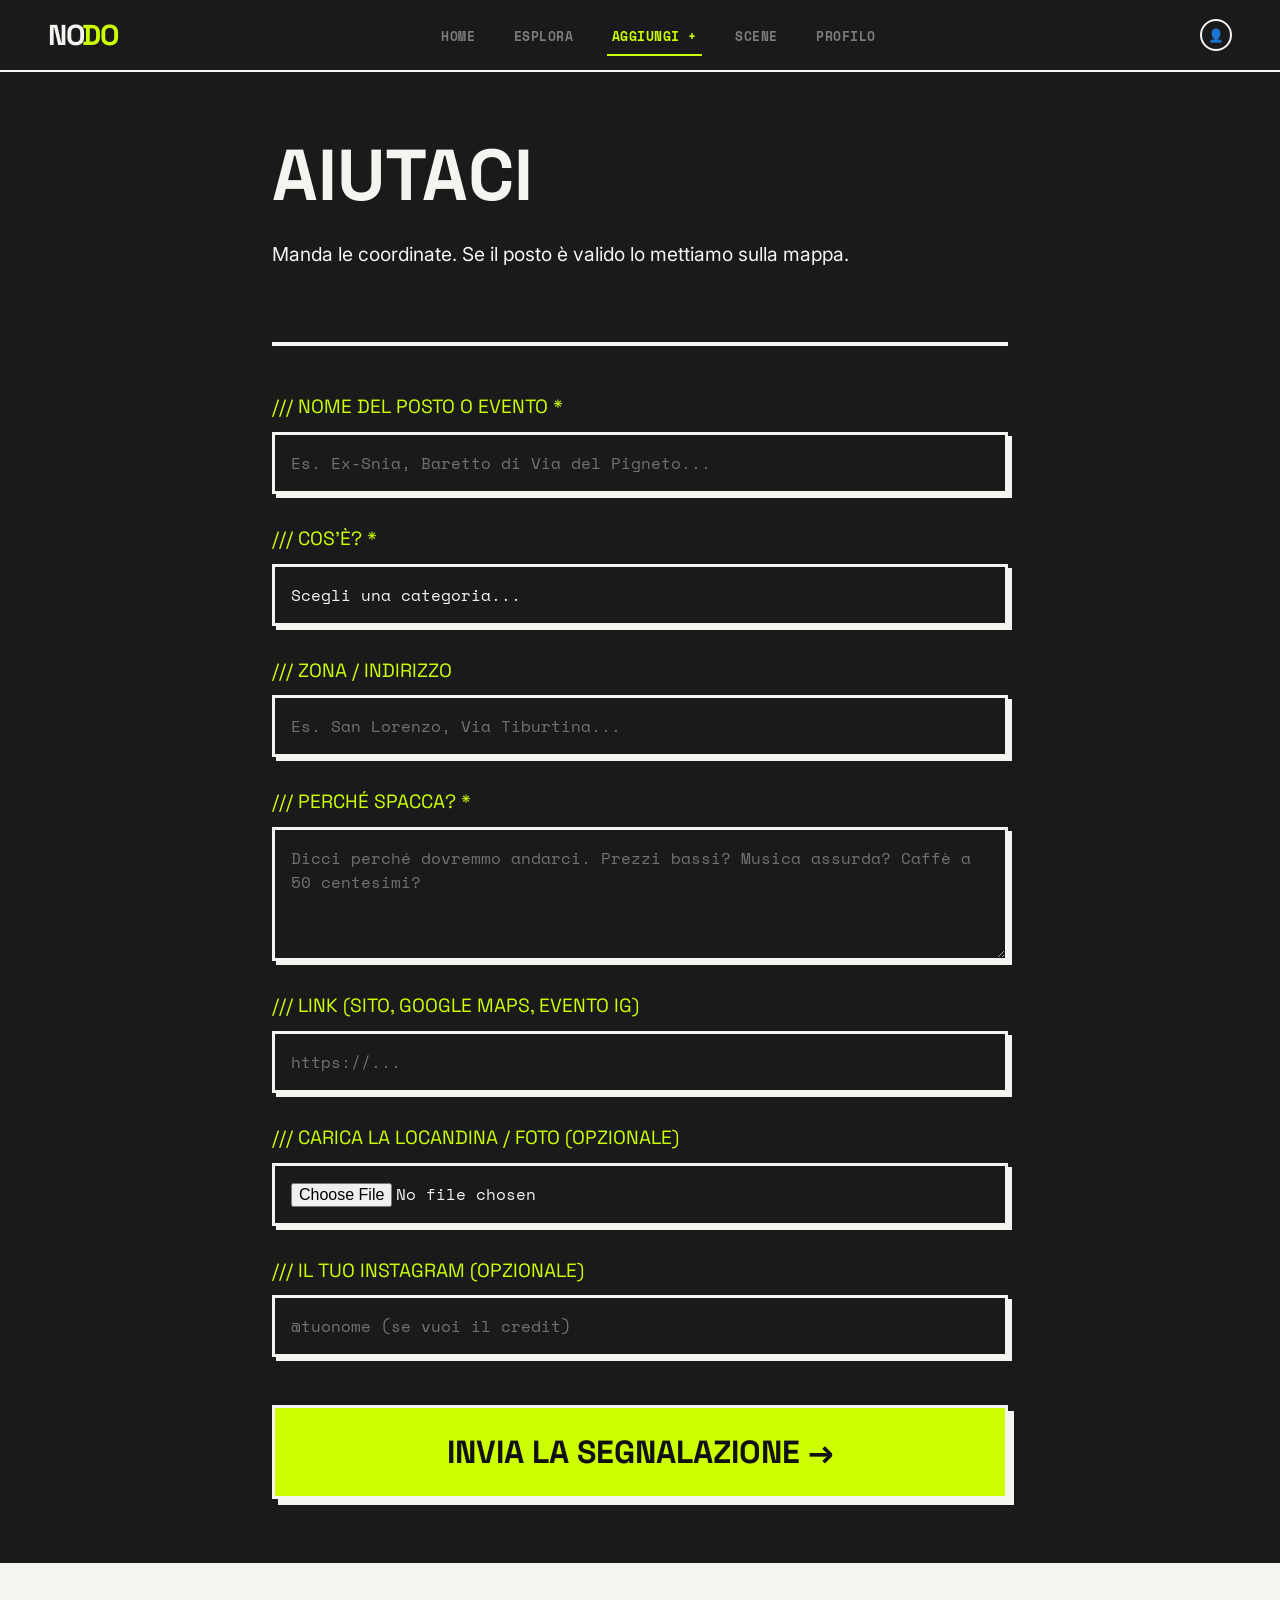
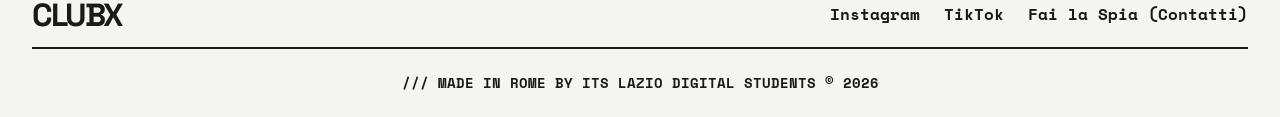
<file: final copia/html/segnala.html>
<!DOCTYPE html>
<html lang="it">
<head>
    <meta charset="UTF-8">
    <meta name="viewport" content="width=device-width, initial-scale=1.0">
    <title>Aiutaci - ClubX</title>
    
    <link rel="preconnect" href="https://fonts.googleapis.com">
    <link rel="preconnect" href="https://fonts.gstatic.com" crossorigin>
    <link href="https://fonts.googleapis.com/css2?family=Inter:wght@400;500&family=Space+Grotesk:wght@700&family=Space+Mono:ital,wght@0,400;0,700;1,400&display=swap" rel="stylesheet">
    
    <link rel="stylesheet" href="../css/index.css">
    <link rel="stylesheet" href="../css/navbar.css">
</head>
<body>
    <!-- navbar iniettata da navbar.js -->

    <main class="form-section">
        <div class="form-header">
            <h1 class="hero-title">AIUTACI</h1>
            <p class="hero-description">Manda le coordinate. Se il posto è valido lo mettiamo sulla mappa.</p>
        </div>
        <!-- registrati cosi ti arrivano le proposte per mail-->
        <form action="https://formspree.io/f/tuo-codice-qui" method="POST" class="brutal-form">
            
            <div class="form-group">
                <label for="nome-posto">/// NOME DEL POSTO O EVENTO *</label>
                <input type="text" id="nome-posto" name="nome" placeholder="Es. Ex-Snia, Baretto di Via del Pigneto..." required>
            </div>

            <div class="form-group">
                <label for="categoria">/// COS'È? *</label>
                <select id="categoria" name="categoria" required>
                    <option value="" disabled selected>Scegli una categoria...</option>
                    <option value="aula-studio">Aula Studio / Co-working</option>
                    <option value="clubbing">Clubbing / Serata</option>
                    <option value="centro-sociale">Centro Sociale</option>
                    <option value="mostra">Mostra / Arte</option>
                    <option value="altro">Altro (roba inclassificabile)</option>
                </select>
            </div>

            <div class="form-group">
                <label for="zona">/// ZONA / INDIRIZZO</label>
                <input type="text" id="zona" name="zona" placeholder="Es. San Lorenzo, Via Tiburtina...">
            </div>

            <div class="form-group">
                <label for="motivo">/// PERCHÉ SPACCA? *</label>
                <textarea id="motivo" name="motivo" rows="4" placeholder="Dicci perché dovremmo andarci. Prezzi bassi? Musica assurda? Caffè a 50 centesimi?" required></textarea>
            </div>
            <div class="form-group">
                <label for="link-info">/// LINK (Sito, Google Maps, Evento IG)</label>
                <input type="url" id="link-info" name="link" placeholder="https://...">
            </div>

            <div class="form-group">
                <label for="poster">/// CARICA LA LOCANDINA / FOTO (Opzionale)</label>
                <input type="file" id="poster" name="poster" accept="image/png, image/jpeg, image/webp" class="file-input">
            </div>

            <div class="form-group">
                <label for="contatto">/// IL TUO INSTAGRAM (Opzionale)</label>
                <input type="text" id="contatto" name="contatto" placeholder="@tuonome (se vuoi il credit)">
            </div>

            <button type="submit" class="btn-submit">INVIA LA SEGNALAZIONE &rarr;</button>
        </form>
    </main>

    <footer class="site-footer">
        <div class="footer-content">
            <div class="footer-logo">CLUBX</div>
            <div class="footer-links">
                <a href="#">Instagram</a>
                <a href="#">TikTok</a>
                <a href="segnala.html">Fai la Spia (Contatti)</a>
            </div>
        </div>
        <div class="footer-bottom">
            <p>/// MADE IN ROME BY ITS LAZIO DIGITAL STUDENTS &copy; 2026</p>
        </div>
    </footer>

    <script src="../js/navbar.js"></script>
    <script src="../js/index.js"></script>
</body>
</html>
</file>
<file: final copia/css/navbar.css>
/* =============================================
   NAVBAR.CSS — NODO
   Navbar desktop + bottom nav mobile
   Da includere in TUTTE le pagine
   ============================================= */

:root {
    --nav-bg: #1A1A1A;
    --nav-text: #F4F4F0;
    --nav-accent: #CCFF00;
    --nav-border: #F4F4F0;
    --nav-muted: rgba(244,244,240,0.45);
    --nav-height: 72px;
    --nav-bottom-height: 58px;
    --font-heading: 'Space Grotesk', sans-serif;
    --font-mono: 'Space Mono', monospace;
    --ease-out: cubic-bezier(0.16, 1, 0.3, 1);
    --ease-bounce: cubic-bezier(0.34, 1.56, 0.64, 1);
}

/* =============================================
   RESET NAVBAR
   ============================================= */
.nodo-nav *,
.nodo-nav *::before,
.nodo-nav *::after {
    box-sizing: border-box;
    margin: 0;
    padding: 0;
}

/* =============================================
   DESKTOP NAVBAR
   ============================================= */
.nodo-nav {
    display: flex;
    align-items: center;
    justify-content: space-between;
    padding: 0 3rem;
    height: var(--nav-height);
    background: var(--nav-bg);
    border-bottom: 2px solid var(--nav-border);
    position: sticky;
    top: 0;
    z-index: 200;
    transition: box-shadow 0.3s ease;
}

.nodo-nav.scrolled {
    box-shadow: 0 4px 0 var(--nav-accent);
}

/* LOGO */
.nodo-nav__logo {
    font-family: var(--font-heading);
    font-size: 1.8rem;
    font-weight: 700;
    letter-spacing: -1.5px;
    color: var(--nav-text);
    text-decoration: none;
    text-transform: uppercase;
    flex-shrink: 0;
}

.nodo-nav__logo span {
    color: var(--nav-accent);
}

/* LINKS DESKTOP */
.nodo-nav__links {
    display: flex;
    align-items: center;
    gap: 0;
    list-style: none;
}

.nodo-nav__links a {
    font-family: var(--font-mono);
    font-size: 0.82rem;
    font-weight: 700;
    text-transform: uppercase;
    text-decoration: none;
    color: var(--nav-muted);
    padding: 0.5rem 1.2rem;
    position: relative;
    transition: color 0.2s;
    letter-spacing: 0.04em;
}

.nodo-nav__links a::after {
    content: '';
    position: absolute;
    bottom: -2px;
    left: 0.9rem;
    right: 0.9rem;
    height: 2px;
    background: var(--nav-accent);
    transform: scaleX(0);
    transition: transform 0.2s var(--ease-out);
    transform-origin: left;
}

.nodo-nav__links a:hover {
    color: var(--nav-text);
}

.nodo-nav__links a:hover::after,
.nodo-nav__links a.active::after {
    transform: scaleX(1);
}

.nodo-nav__links a.active {
    color: var(--nav-accent);
}

/* AVATAR / RIGHT SIDE */
.nodo-nav__right {
    display: flex;
    align-items: center;
    gap: 0.8rem;
    flex-shrink: 0;
}

.nodo-nav__avatar {
    width: 32px;
    height: 32px;
    border-radius: 50%;
    background: var(--nav-accent);
    border: 2px solid var(--nav-border);
    display: flex;
    align-items: center;
    justify-content: center;
    font-family: var(--font-heading);
    font-size: 0.65rem;
    font-weight: 700;
    color: #111;
    cursor: pointer;
    text-decoration: none;
    transition: transform 0.2s var(--ease-bounce);
    flex-shrink: 0;
}

.nodo-nav__avatar:hover {
    transform: scale(1.1);
}

/* Avatar placeholder quando non loggato */
.nodo-nav__avatar--guest {
    background: transparent;
    border: 2px solid var(--nav-border);
    color: var(--nav-text);
    font-size: 0.8rem;
}

/* =============================================
   BOTTOM NAV MOBILE
   ============================================= */
.nodo-bottom-nav {
    display: none;
    position: fixed;
    bottom: 0;
    left: 0;
    right: 0;
    height: var(--nav-bottom-height);
    background: var(--nav-bg);
    border-top: 2px solid var(--nav-border);
    z-index: 200;
    /* Aggiunge spazio per il safe area su iPhone */
    padding-bottom: env(safe-area-inset-bottom);
}

.nodo-bottom-nav__items {
    display: flex;
    height: 100%;
    list-style: none;
    width: 100%;
}

.nodo-bottom-nav__items li {
    flex: 1;
    display: flex;
}

.nodo-bottom-nav__item {
    flex: 1;
    display: flex;
    flex-direction: column;
    align-items: center;
    justify-content: center;
    gap: 3px;
    cursor: pointer;
    text-decoration: none;
    color: var(--nav-muted);
    transition: color 0.2s;
    border: none;
    background: transparent;
    padding: 0;
    -webkit-tap-highlight-color: transparent;
}

.nodo-bottom-nav__item:active {
    background: rgba(244, 244, 240, 0.04);
}

.nodo-bottom-nav__item.active {
    color: var(--nav-accent);
}

.nodo-bottom-nav__icon {
    font-size: 1.2rem;
    line-height: 1;
    transition: transform 0.2s var(--ease-bounce);
}

.nodo-bottom-nav__item.active .nodo-bottom-nav__icon {
    transform: scale(1.15);
    filter: drop-shadow(0 0 4px rgba(204, 255, 0, 0.5));
}

.nodo-bottom-nav__label {
    font-family: var(--font-mono);
    font-size: 0.62rem;
    font-weight: 700;
    text-transform: uppercase;
    letter-spacing: 0.08em;
}

/* =============================================
   BODY PADDING — evita che il contenuto
   finisca sotto la bottom nav su mobile
   ============================================= */
@media (max-width: 768px) {
    body {
        padding-bottom: var(--nav-bottom-height);
    }

    /* Nasconde la navbar desktop su mobile */
    .nodo-nav__links {
        display: none;
    }

    /* Mostra la bottom nav */
    .nodo-bottom-nav {
        display: flex;
    }

    /* Nasconde avatar desktop su mobile (è nella bottom nav) */
    .nodo-nav__right {
        display: none;
    }

    .nodo-nav {
        padding: 0 1rem;
        height: 52px;
    }
}

/* =============================================
   DESKTOP — nasconde bottom nav
   ============================================= */
@media (min-width: 769px) {
    .nodo-bottom-nav {
        display: none;
    }
}
/* Da aggiungere in navbar.css */
@media (min-width: 769px) {
    /* Sfondo Bianco */
    .nodo-nav.is-landing {
        background: var(--nav-bg);
        border-bottom: 2px solid var(--nav-border);
    }

    /* Logo: Testo Nero, lo <span> rimane Verde Acido (accent) */
    .nodo-nav.is-landing .nodo-nav__logo {
        color: var(--nav-text);
    }

    /* Voci menu nere */
    .nodo-nav.is-landing .nodo-nav__links a {
        color: var(--nav-text);
    }

    .nodo-nav.is-landing .nodo-nav__links a:hover,
    .nodo-nav.is-landing .nodo-nav__links a.active {
        color: var(--nav-text);
    }
    
    /* Icona profilo/avatar con bordo nero */
    .nodo-nav.is-landing .nodo-nav__avatar--guest {
        border-color:var(--nav-bg);
        color: var(--nav-bg);
    }
}
</file>
<file: final copia/css/index.css>
/* --- VARIABILI GLOBALI E TEMI --- */
:root {
    /* Tema Chiaro (Neo-Brutalismo Base) */
    --bg-color: #1A1A1A; /* Bianco sporco, effetto carta */
    --text-color: #F4F4F0;
    --accent-color: #CCFF00; /* Arancione fluo/neon per i bottoni */
    --border-color: #F4F4F0;
    --button-text-color: #1A1A1A;
    
    /* Font */
    --font-heading: 'Space Grotesk', sans-serif;
    --font-body: 'Inter', sans-serif;
    --font-mono: 'Space Mono', monospace;
    
    /* Ombra brutalista standard: niente sfocatura, spostata di 4px */
    --brutal-shadow: 4px 4px 0px var(--border-color);
    --brutal-shadow-hover: 6px 6px 0px var(--border-color);
}

/* --- RESET E STILI BASE --- */
* {
    margin: 0;
    padding: 0;
    box-sizing: border-box;
}

body {
    background-color: var(--bg-color);
    color: var(--text-color);
    font-family: var(--font-body);
    /* Effetto "Noise" per dare il tocco fanzine/analogico */
    /*background-image: url("data:image/svg+xml,%3Csvg viewBox='0 0 200 200' xmlns='http://www.w3.org/2000/svg'%3E%3Cfilter id='noiseFilter'%3E%3CfeTurbulence type='fractalNoise' baseFrequency='0.85' numOctaves='3' stitchTiles='stitch'/%3E%3C/filter%3E%3Crect width='100%25' height='100%25' filter='url(%23noiseFilter)' opacity='0.04'/%3E%3C/svg%3E");*/
    transition: background-color 0.3s, color 0.3s;
    overflow-x: hidden;
}

/* --- NAVIGAZIONE --- */
.navbar {
    display: flex;
    justify-content: space-between;
    align-items: center;
    padding: 1.5rem 2rem;
    border-bottom: 2px solid var(--border-color);
}

.logo {
    font-family: var(--font-heading);
    font-size: 1.8rem;
    font-weight: 700;
    letter-spacing: -1px;
}

.nav-links a {
    font-family: var(--font-mono);
    color: var(--text-color);
    text-decoration: none;
    margin: 0 1rem;
    font-size: 0.9rem;
    font-weight: 700;
    text-transform: uppercase;
}

.nav-links a:hover, .nav-links a.active {
    text-decoration: underline;
    text-underline-offset: 4px;
    text-decoration-thickness: 2px;
}

/* --- BOTTONI BRUTALISTI --- */
.btn-primary, .btn-icon {
    font-family: var(--font-mono);
    font-weight: 700;
    color: var(--button-text-color);
    background-color: var(--accent-color);
    border: 2px solid var(--border-color);
    padding: 0.8rem 1.5rem;
    cursor: pointer;
    text-decoration: none;
    display: inline-block;
    
    /* Il segreto del Neo-Brutalismo: border-radius basso e ombra netta */
    border-radius: 4px; 
    box-shadow: var(--brutal-shadow);
    transition: all 0.2s ease;
}

.btn-icon {
    background-color: transparent;
    padding: 0.5rem 1rem;
}

.btn-primary:hover, .btn-icon:hover {
    /* Al passaggio del mouse, il bottone si sposta leggermente su e a sinistra, e l'ombra si allunga */
    transform: translate(-2px, -2px);
    box-shadow: var(--brutal-shadow-hover);
}

.btn-primary:active, .btn-icon:active {
    /* Quando clicchi, il bottone si "schiaccia" contro la pagina */
    transform: translate(2px, 2px);
    box-shadow: 0px 0px 0px var(--border-color);
}
/* --- HERO SEARCH BAR --- */
.hero-search-container {
    margin-top: 2rem;
    display: flex;
    flex-direction: column;
    gap: 1.5rem;
    max-width: 600px;
}

.hero-search-form {
    display: flex;
    gap: 1rem;
    width: 100%;
}

.hero-search-input {
    flex-grow: 1;
    font-family: var(--font-mono);
    font-size: 1rem;
    padding: 1rem;
    background-color: var(--bg-color);
    color: var(--text-color);
    border: 2px solid var(--border-color);
    box-shadow: var(--brutal-shadow);
    outline: none;
    transition: all 0.2s ease;
}

/* Effetto focus meccanico per l'input */
.hero-search-input:focus {
    transform: translate(-2px, -2px);
    box-shadow: var(--brutal-shadow-hover);
}

.hero-search-input::placeholder {
    color: var(--text-color);
    opacity: 0.5;
}

.hero-tags {
    display: flex;
    flex-wrap: wrap;
    gap: 0.8rem;
    align-items: center;
}

.tag-label {
    font-family: var(--font-mono);
    font-size: 0.85rem;
    opacity: 0.7;
}

.hero-tag {
    font-family: var(--font-mono);
    font-size: 0.8rem;
    font-weight: 700;
    color: var(--bg-color);
    background-color: var(--text-color);
    text-decoration: none;
    padding: 0.3rem 0.6rem;
    border: 2px solid var(--border-color);
    box-shadow: 2px 2px 0px var(--border-color);
    transition: transform 0.1s, box-shadow 0.1s, background-color 0.1s;
}

.hero-tag:hover {
    transform: translate(-2px, -2px);
    box-shadow: 4px 4px 0px var(--border-color);
    background-color: var(--accent-color);
    color: #111; /* Testo scuro sul giallo fluo */
}

/* Aggiustamento Responsive per la Home */
@media (max-width: 768px) {
    .hero-search-form {
        flex-direction: column;
    }
    .hero-tags {
        justify-content: center;
    }
    .hero-search-container {
        margin: 2rem auto 0;
    }
}
/* --- HERO SECTION --- */
.hero-section {
    padding: 4rem 2rem;
    gap: 2rem;
    align-items: center;
}

.label-mono {
    font-family: var(--font-mono);
    font-size: 1rem;
    background-color: var(--text-color);
    color: var(--bg-color);
    padding: 0.3rem 0.6rem;
    display: inline-block;
    margin-bottom: 1.5rem;
}

.hero-title {
    font-family: var(--font-heading);
    font-size: 4.5rem;
    line-height: 1.1;
    margin-bottom: 1.5rem;
    text-transform: uppercase;
}

.hero-description {
    font-size: 1.2rem;
    max-width: 80%;
    margin-bottom: 2.5rem;
    line-height: 1.6;
}


/* --- MARQUEE (Testo a scorrimento) --- */
.marquee-container {
    border-top: 2px solid var(--border-color);
    border-bottom: 2px solid var(--border-color);
    padding: 1rem 0;
    overflow: hidden;
    background-color: var(--accent-color);
    white-space: nowrap;
}

.marquee-content {
    display: inline-block;
    font-family: var(--font-heading);
    font-size: 1.5rem;
    font-weight: 700;
    animation: scroll 15s linear infinite;
    color: #111; /* Sempre nero sul colore d'accento */
}
/* --- SEZIONE IN EVIDENZA (CARD) --- */
.featured-section {
    padding: 4rem 2rem;
    border-bottom: 2px solid var(--border-color);
}

.section-header {
    display: flex;
    justify-content: space-between;
    align-items: flex-end;
    margin-bottom: 3rem;
}

.section-title {
    font-family: var(--font-heading);
    font-size: 3rem;
    text-transform: uppercase;
    line-height: 1;
}

.card-grid {
    display: grid;
    /* La magia del responsive automatico: crea colonne larghe minimo 300px */
    grid-template-columns: repeat(auto-fit, minmax(300px, 1fr));
    gap: 2.5rem;
}

.brutal-card {
    background-color: var(--bg-color);
    border: 2px solid var(--border-color);
    border-radius: 4px;
    box-shadow: var(--brutal-shadow);
    display: flex;
    flex-direction: column;
    transition: all 0.2s ease;
    cursor: pointer;
}

/* Effetto Hover sulla card: si alza come i bottoni */
.brutal-card:hover {
    transform: translate(-2px, -2px);
    box-shadow: var(--brutal-shadow-hover);
}

.card-img {
    height: 180px;
    border-bottom: 2px solid var(--border-color);
    display: flex;
    align-items: center;
    justify-content: center;
    font-family: var(--font-mono);
    font-weight: 700;
    
    /* --- LE DUE AGGIUNTE FONDAMENTALI --- */
    position: relative; /* Crea il recinto per l'immagine e l'etichetta */
    overflow: hidden; /* Taglia via tutto ciò che esce da questo contenitore */
    
    /* Effetto pattern a pois opzionale per i placeholder */
    background-image: radial-gradient(var(--bg-color) 2px, transparent 2px);
    background-size: 20px 20px;
    background-position: 0 0, 10px 10px;
}

/* --- QUESTA È LA REGOLA MAGICA PER L'IMMAGINE CHE MANCAVA --- */
.card-img img {
    position: absolute;
    top: 0;
    left: 0;
    width: 100%;
    height: 100%;
    object-fit: cover; /* Riempie lo spazio senza deformare o schiacciare la foto */
    z-index: 0; /* Assicura che la foto stia SOTTO l'etichetta */
}



.card-content {
    padding: 1.5rem;
    display: flex;
    flex-direction: column;
    flex-grow: 1;
}

.card-tag {
    font-family: var(--font-mono);
    font-size: 0.8rem;
    color: var(--bg-color);
    background-color: var(--text-color);
    padding: 0.2rem 0.5rem;
    align-self: flex-start;
    margin-bottom: 1rem;
    font-weight: 700;
}

.card-title {
    font-family: var(--font-heading);
    font-size: 1.5rem;
    margin-bottom: 0.8rem;
}

.card-desc {
    font-size: 0.95rem;
    line-height: 1.5;
    opacity: 0.9;
}
/* --- BANNER FAI LA SPIA (USER GENERATED CONTENT) --- */
.snitch-banner {
    background-color: var(--text-color); /* Sfondo chiaro/bianco */
    color: var(--bg-color); /* Testo scuro/nero */
    padding: 4rem 2rem;
    display: flex;
    justify-content: space-between;
    align-items: center;
    border-top: 4px solid var(--border-color);
    border-bottom: 4px solid var(--border-color);
    flex-wrap: wrap;
    gap: 2rem;
}

.snitch-content {
    flex: 1; /* Prende lo spazio disponibile */
    min-width: 300px;
}

.snitch-content h2 {
    font-family: var(--font-heading);
    font-size: 3rem;
    text-transform: uppercase;
    margin-bottom: 1rem;
    line-height: 1;
}

.snitch-content p {
    font-size: 1.1rem;
    font-family: var(--font-mono);
    max-width: 600px;
    font-weight: 700;
}

/* Il bottone Brutalista per il Banner */
.btn-snitch {
    background-color: var(--accent-color);
    color: #111; /* Sempre nero sul giallo fluo */
    font-family: var(--font-heading);
    font-weight: 700;
    font-size: 1.5rem;
    padding: 1.5rem 2.5rem;
    text-decoration: none;
    border: 3px solid #111;
    box-shadow: 6px 6px 0px #111; /* Ombra nera dura */
    transition: all 0.2s ease;
    text-transform: uppercase;
    white-space: nowrap;
}

.btn-snitch:hover {
    transform: translate(-3px, -3px);
    box-shadow: 9px 9px 0px #111;
    background-color: #fff; /* Diventa bianco al passaggio del mouse */
}

/* Responsive per schermi piccoli */
@media (max-width: 768px) {
    .snitch-banner {
        flex-direction: column;
        align-items: flex-start;
        padding: 3rem 1.5rem;
    }
    
    .snitch-content h2 {
        font-size: 2.2rem;
    }
    
    .btn-snitch {
        width: 100%;
        text-align: center;
        font-size: 1.2rem;
    }
}
/* --- RESPONSIVE ADJUSTMENTS --- */
@media (max-width: 768px) {
    .section-header {
        flex-direction: column;
        align-items: flex-start;
        gap: 1.5rem;
    }
    .section-title {
        font-size: 2.2rem;
    }
}
@keyframes scroll {
    0% { transform: translateX(0); }
    100% { transform: translateX(-50%); }
}

/* --- RESPONSIVE MOBILE --- */
@media (max-width: 768px) {
    .hero-section {
        grid-template-columns: 1fr;
        text-align: center;
    }
    .hero-title { font-size: 3rem; }
    .hero-description { max-width: 100%; margin: 0 auto 2rem; }
}

/* --- CHI SIAMO --- */
.about-section {
    background-color: var(--accent-color);
    color: #111;
    padding: 4rem 2rem;
    border-top: 4px solid var(--border-color);
    text-align: center;
}

.about-description {
    font-size: 1.2rem;
    font-family: var(--font-mono);
    max-width: 800px;
    margin: 2rem auto 0;
    line-height: 1.6;
    font-weight: 700;
}
/* --- FOOTER --- */
.site-footer {
    background-color: var(--text-color); /* Sfondo chiaro */
    color: var(--bg-color); /* Testo scuro */
    padding: 2rem 2rem 1.5rem;
    border-top: 4px solid var(--border-color);
    margin-top: 4rem;
}

.footer-content {
    display: flex;
    justify-content: space-between;
    align-items: center;
    margin-bottom: 1rem;
    flex-wrap: wrap;
    gap: 2rem;
}

.footer-logo {
    font-family: var(--font-heading);
    font-size: 2rem;
    font-weight: 700;
    line-height: 1;
    text-transform: uppercase;
    letter-spacing: -2px;
}

.footer-links {
    display: flex;
    gap: 1.5rem;
    font-family: var(--font-mono);
    font-weight: 700;
}

.footer-links a {
    color: var(--bg-color);
    text-decoration: none;
    border-bottom: 2px solid transparent;
    transition: all 0.2s ease;
}

.footer-links a:hover {
    color: var(--accent-color);
    /* Bordo nero per staccare sul giallo se il testo diventa giallo */
    background-color: var(--bg-color); 
    padding: 0 0.5rem;
}

.footer-bottom {
    border-top: 2px solid var(--bg-color);
    padding-top: 1.5rem;
    font-family: var(--font-mono);
    font-size: 0.85rem;
    text-align: center;
    font-weight: 700;
}

@media (max-width: 768px) {
    .footer-content {
        flex-direction: column;
        align-items: flex-start;
    }
}
/* --- PAGINA FAI LA SPIA (FORM) --- */
.form-section {
    max-width: 800px;
    margin: 4rem auto;
    padding: 0 2rem;
}

.form-header {
    margin-bottom: 3rem;
    border-bottom: 4px solid var(--border-color);
    padding-bottom: 2rem;
}

.brutal-form {
    display: flex;
    flex-direction: column;
    gap: 2rem;
}

.form-group {
    display: flex;
    flex-direction: column;
    gap: 0.8rem;
}

.form-group label {
    font-family: var(--font-heading);
    font-size: 1.2rem;
    text-transform: uppercase;
    color: var(--accent-color); /* Giallo fluo per farsi notare */
}

.brutal-form input,
.brutal-form select,
.brutal-form textarea {
    width: 100%;
    background-color: var(--bg-color);
    color: var(--text-color);
    border: 3px solid var(--border-color);
    padding: 1rem;
    font-family: var(--font-mono);
    font-size: 1rem;
    box-shadow: 4px 4px 0px var(--border-color);
    outline: none;
    transition: all 0.2s ease;
}

.brutal-form select {
    appearance: none; /* Toglie la freccina standard brutta del browser */
    cursor: pointer;
}

.brutal-form input:focus,
.brutal-form select:focus,
.brutal-form textarea:focus {
    transform: translate(-2px, -2px);
    box-shadow: 6px 6px 0px var(--accent-color);
    border-color: var(--accent-color);
}

.brutal-form input::placeholder,
.brutal-form textarea::placeholder {
    color: var(--text-color);
    opacity: 0.4;
}

.btn-submit {
    background-color: var(--accent-color);
    color: #111;
    font-family: var(--font-heading);
    font-size: 2rem;
    font-weight: 700;
    text-transform: uppercase;
    padding: 1.5rem;
    border: 3px solid var(--border-color);
    box-shadow: 6px 6px 0px var(--border-color);
    cursor: pointer;
    transition: all 0.2s ease;
    margin-top: 1rem;
}

.btn-submit:hover {
    transform: translate(-3px, -3px);
    box-shadow: 9px 9px 0px var(--border-color);
    background-color: #fff;
}

/* --- SCROLL REVEAL --- */
.scroll-reveal {
    opacity: 0;
    transform: translateY(30px);
    transition: opacity 0.6s ease, transform 0.6s ease;
}
.scroll-reveal.visible {
    opacity: 1;
    transform: translateY(0);
}

/* --- SEZIONE I TUOI POSTI --- */
.saved-section {
    padding: 4rem 2rem;
    border-bottom: 2px solid var(--border-color);
}

.btn-remove-saved {
    font-family: var(--font-mono);
    font-size: 0.75rem;
    font-weight: 700;
    text-transform: uppercase;
    background: transparent;
    color: var(--text-color);
    border: 1.5px solid rgba(244,244,240,0.3);
    padding: 0.3rem 0.7rem;
    cursor: pointer;
    margin-top: 0.8rem;
    transition: all 0.2s ease;
}
.btn-remove-saved:hover {
    border-color: #ff4444;
    color: #ff4444;
}
</file>
